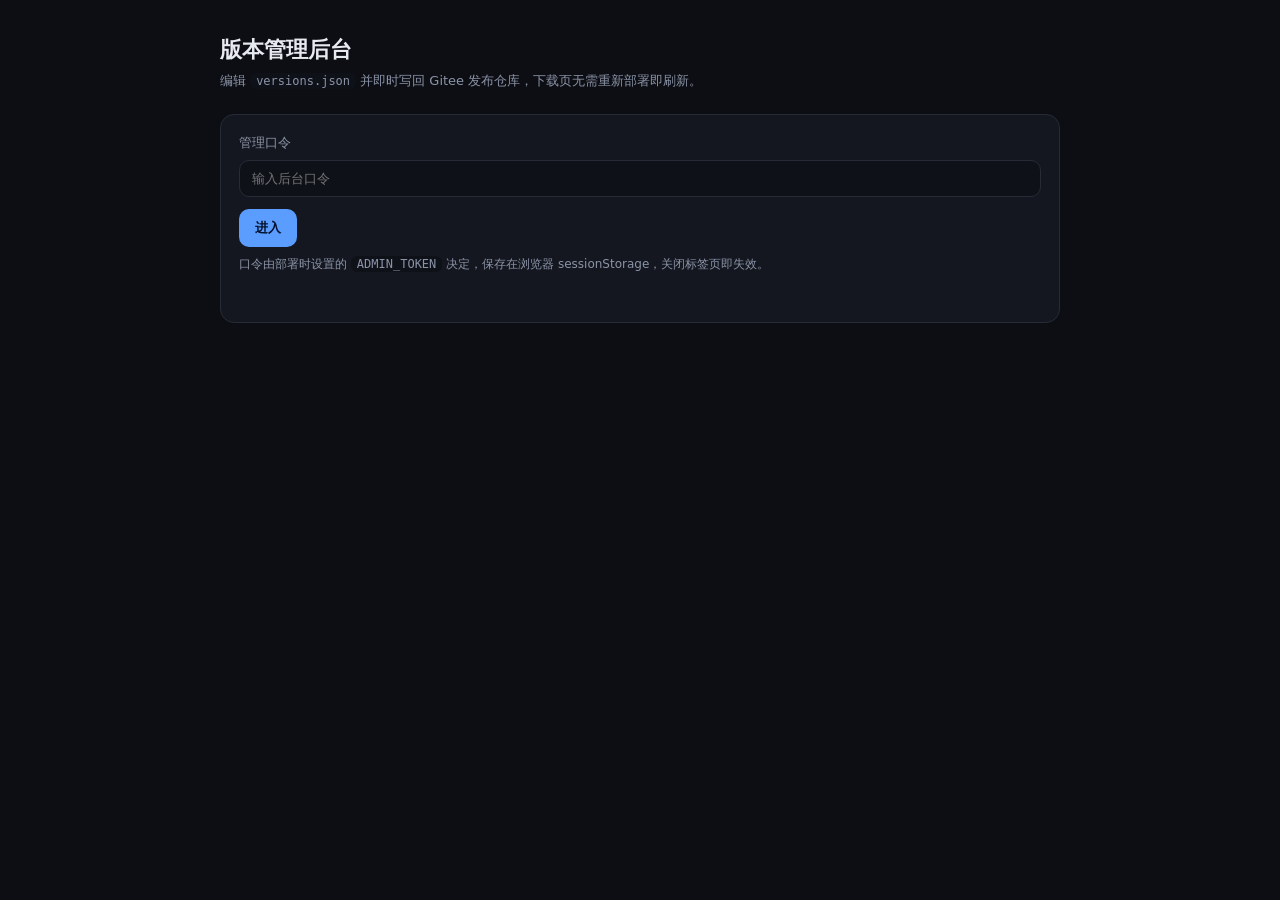
<file: admin.html>
<!DOCTYPE html>
<html lang="zh-CN">
<head>
  <meta charset="UTF-8" />
  <meta name="viewport" content="width=device-width, initial-scale=1.0" />
  <title>CodeBlock Mod · 版本管理后台</title>
  <style>
    :root { --bg:#0c0e13; --card:#14171f; --line:#262b36; --txt:#e7eaf0; --mut:#8b93a7; --pri:#5b9dff; --ok:#3ecf8e; --err:#ff6b6b; }
    * { box-sizing: border-box; }
    body { margin:0; font-family: "Outfit", system-ui, -apple-system, "PingFang SC", "Microsoft YaHei", sans-serif; background:var(--bg); color:var(--txt); line-height:1.6; }
    .wrap { max-width: 880px; margin: 0 auto; padding: 32px 20px 64px; }
    h1 { font-size: 22px; margin: 0 0 4px; }
    .sub { color: var(--mut); font-size: 13px; margin: 0 0 22px; }
    .card { background:var(--card); border:1px solid var(--line); border-radius:14px; padding:18px; margin-bottom:18px; }
    label { display:block; font-size:13px; color:var(--mut); margin-bottom:6px; }
    input[type=password], textarea { width:100%; background:#0e1118; border:1px solid var(--line); color:var(--txt); border-radius:10px; padding:10px 12px; font-size:13px; font-family:"JetBrains Mono", ui-monospace, monospace; }
    textarea { min-height: 360px; resize: vertical; line-height:1.5; }
    .row { display:flex; gap:10px; flex-wrap:wrap; }
    button { cursor:pointer; border:none; border-radius:10px; padding:10px 16px; font-size:13px; font-weight:600; background:var(--pri); color:#04122e; }
    button.ghost { background:transparent; border:1px solid var(--line); color:var(--txt); }
    button:disabled { opacity:.5; cursor:not-allowed; }
    .status { font-size:13px; margin-top:12px; min-height:18px; }
    .status.ok { color:var(--ok); }
    .status.err { color:var(--err); }
    .status.mut { color:var(--mut); }
    .hidden { display:none; }
    code { background:#0e1118; padding:1px 6px; border-radius:6px; font-size:12px; }
    .tip { font-size:12px; color:var(--mut); margin-top:8px; }
  </style>
</head>
<body>
  <div class="wrap">
    <h1>版本管理后台</h1>
    <p class="sub">编辑 <code>versions.json</code> 并即时写回 Gitee 发布仓库，下载页无需重新部署即刷新。</p>

    <!-- 登录 -->
    <div class="card" id="login">
      <label for="token">管理口令</label>
      <input type="password" id="token" placeholder="输入后台口令" autocomplete="off" />
      <div class="row" style="margin-top:12px;">
        <button id="login-btn">进入</button>
      </div>
      <p class="tip">口令由部署时设置的 <code>ADMIN_TOKEN</code> 决定，保存在浏览器 sessionStorage，关闭标签页即失效。</p>
      <div class="status mut" id="login-status"></div>
    </div>

    <!-- 编辑区 -->
    <div id="editor" class="hidden">
      <div class="card">
        <div class="row" style="justify-content:space-between; align-items:center;">
          <strong>版本清单（JSON）</strong>
          <span class="tip" id="saved-at"></span>
        </div>
        <label for="json" style="margin-top:10px;">直接编辑，或点“添加版本”插入模板：</label>
        <textarea id="json" spellcheck="false"></textarea>
        <div class="row" style="margin-top:14px;">
          <button id="add-btn" class="ghost">+ 添加版本</button>
          <button id="reload-btn" class="ghost">重新载入</button>
          <button id="save-btn">保存并写回 Gitee</button>
        </div>
        <div class="status mut" id="status">就绪</div>
        <p class="tip">结构：<code>{ current, updated, gitee, versions:[ { id, name, date, note, files:[ {label, tag, path, desc} ] } ] }</code>。<code>path</code> 可填 Gitee 直链或官网相对路径（jar 仍建议走 Gitee 链接）。</p>
      </div>
    </div>
  </div>

  <script>
    var API = "/api/versions";
    var token = sessionStorage.getItem("cb_admin_token") || "";

    var loginEl = document.getElementById("login");
    var editorEl = document.getElementById("editor");
    var tokenInput = document.getElementById("token");
    var loginBtn = document.getElementById("login-btn");
    var loginStatus = document.getElementById("login-status");
    var jsonEl = document.getElementById("json");
    var statusEl = document.getElementById("status");
    var savedAt = document.getElementById("saved-at");

    function setStatus(msg, kind) {
      statusEl.textContent = msg;
      statusEl.className = "status " + (kind || "mut");
    }

    // 已登录则直接进入
    if (token) { enter(); }

    loginBtn.addEventListener("click", function () {
      var v = tokenInput.value.trim();
      if (!v) { loginStatus.textContent = "请输入口令"; loginStatus.className = "status err"; return; }
      token = v;
      sessionStorage.setItem("cb_admin_token", token);
      enter();
    });

    function enter() {
      loginEl.classList.add("hidden");
      editorEl.classList.remove("hidden");
      reload();
    }

    function reload() {
      setStatus("正在载入…");
      fetch(API, { cache: "no-cache" })
        .then(function (r) { return r.json(); })
        .then(function (d) {
          jsonEl.value = JSON.stringify(d, null, 2);
          setStatus("已载入当前版本清单");
        })
        .catch(function (e) {
          setStatus("载入失败：" + e.message, "err");
        });
    }

    document.getElementById("reload-btn").addEventListener("click", reload);

    document.getElementById("add-btn").addEventListener("click", function () {
      var data;
      try { data = JSON.parse(jsonEl.value); } catch (e) { setStatus("当前内容不是合法 JSON，先修正再添加", "err"); return; }
      if (!Array.isArray(data.versions)) data.versions = [];
      var n = data.versions.length + 1;
      var today = new Date().toISOString().slice(0, 10);
      data.versions.push({
        id: "v" + n,
        name: "vX.Y.Z · 说明",
        date: today,
        note: "新版本说明",
        files: [
          { label: "1.21.11", tag: "官网直链 · 1.21.11", path: "assets/downloads/v" + n + "/codeblock-mod-1.21.11.jar", desc: "丢进 1.21.11 实例的 mods/。" },
          { label: "26.2", tag: "官网直链 · 26.2", path: "assets/downloads/v" + n + "/codeblock-mod-26.2.jar", desc: "丢进 26.2 实例的 mods/。" }
        ]
      });
      data.current = "v" + n;
      data.updated = today;
      jsonEl.value = JSON.stringify(data, null, 2);
      setStatus("已插入 v" + n + " 模板，改完点保存");
    });

    document.getElementById("save-btn").addEventListener("click", function () {
      var data;
      try { data = JSON.parse(jsonEl.value); } catch (e) { setStatus("JSON 格式错误，保存中止：" + e.message, "err"); return; }
      setStatus("正在写回 Gitee…");
      fetch(API, {
        method: "POST",
        headers: { "content-type": "application/json", "authorization": "Bearer " + token },
        body: JSON.stringify(data)
      })
        .then(function (r) { return r.json().then(function (j) { return { ok: r.ok, j: j }; }); })
        .then(function (res) {
          if (res.ok && res.j.ok) {
            savedAt.textContent = "最后保存：" + new Date().toLocaleString();
            setStatus("✅ 已保存并写回 Gitee，下载页稍后自动刷新", "ok");
          } else {
            setStatus("❌ 保存失败：" + (res.j.error || "unknown") + (res.j.detail ? " · " + res.j.detail : ""), "err");
          }
        })
        .catch(function (e) { setStatus("❌ 网络错误：" + e.message, "err"); });
    });
  </script>
</body>
</html>
</file>
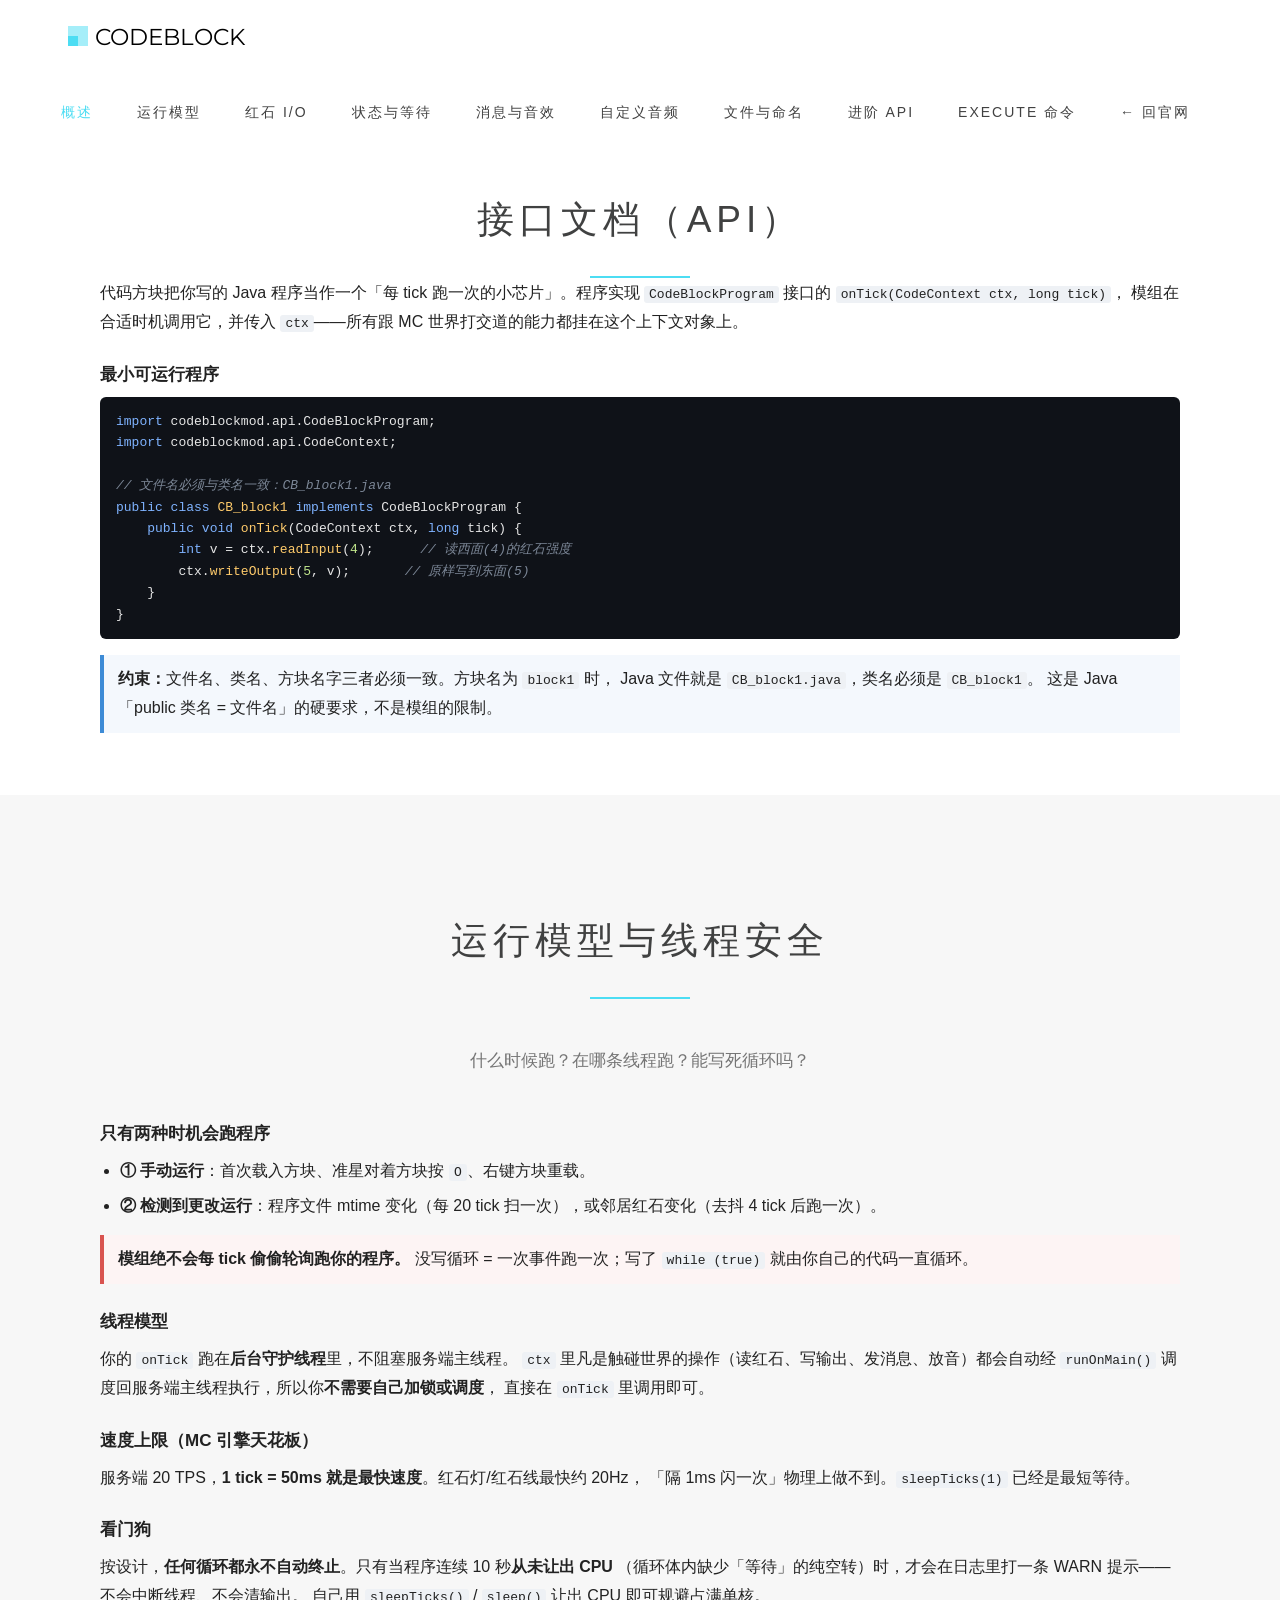
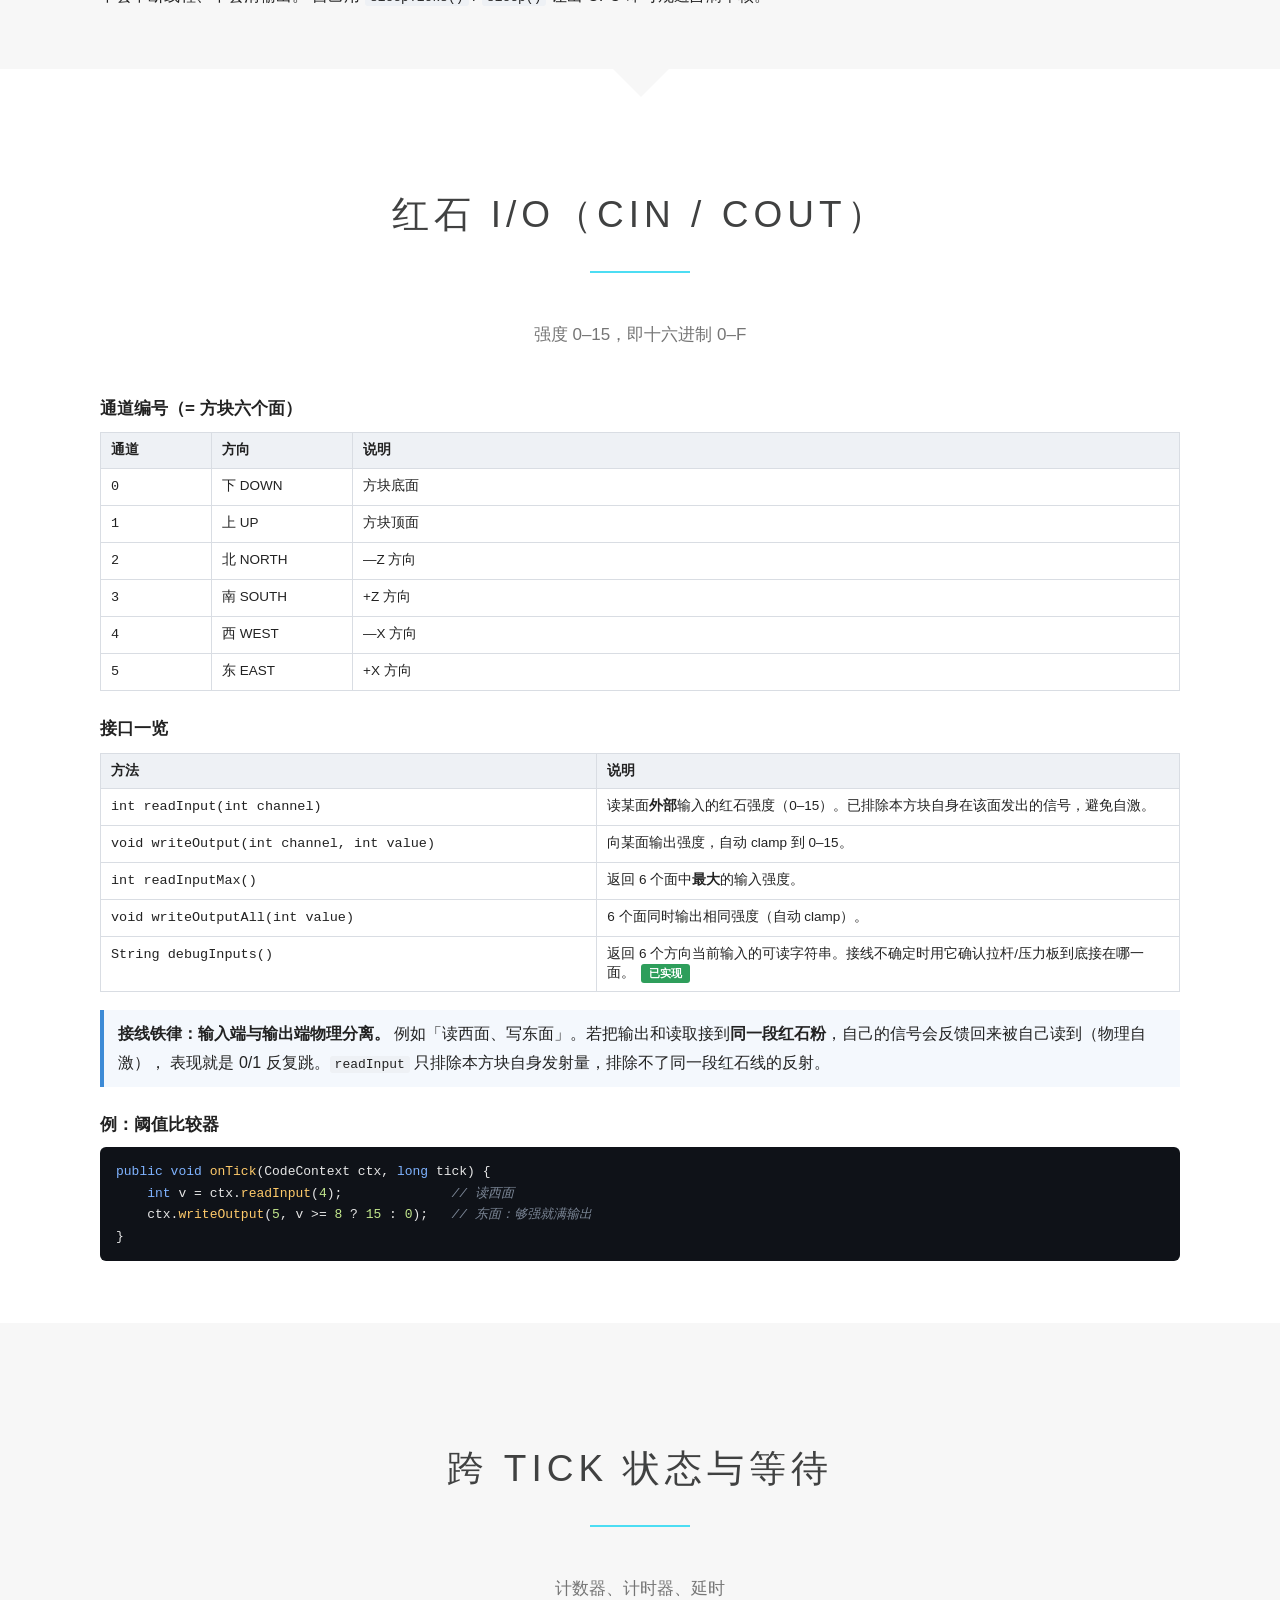
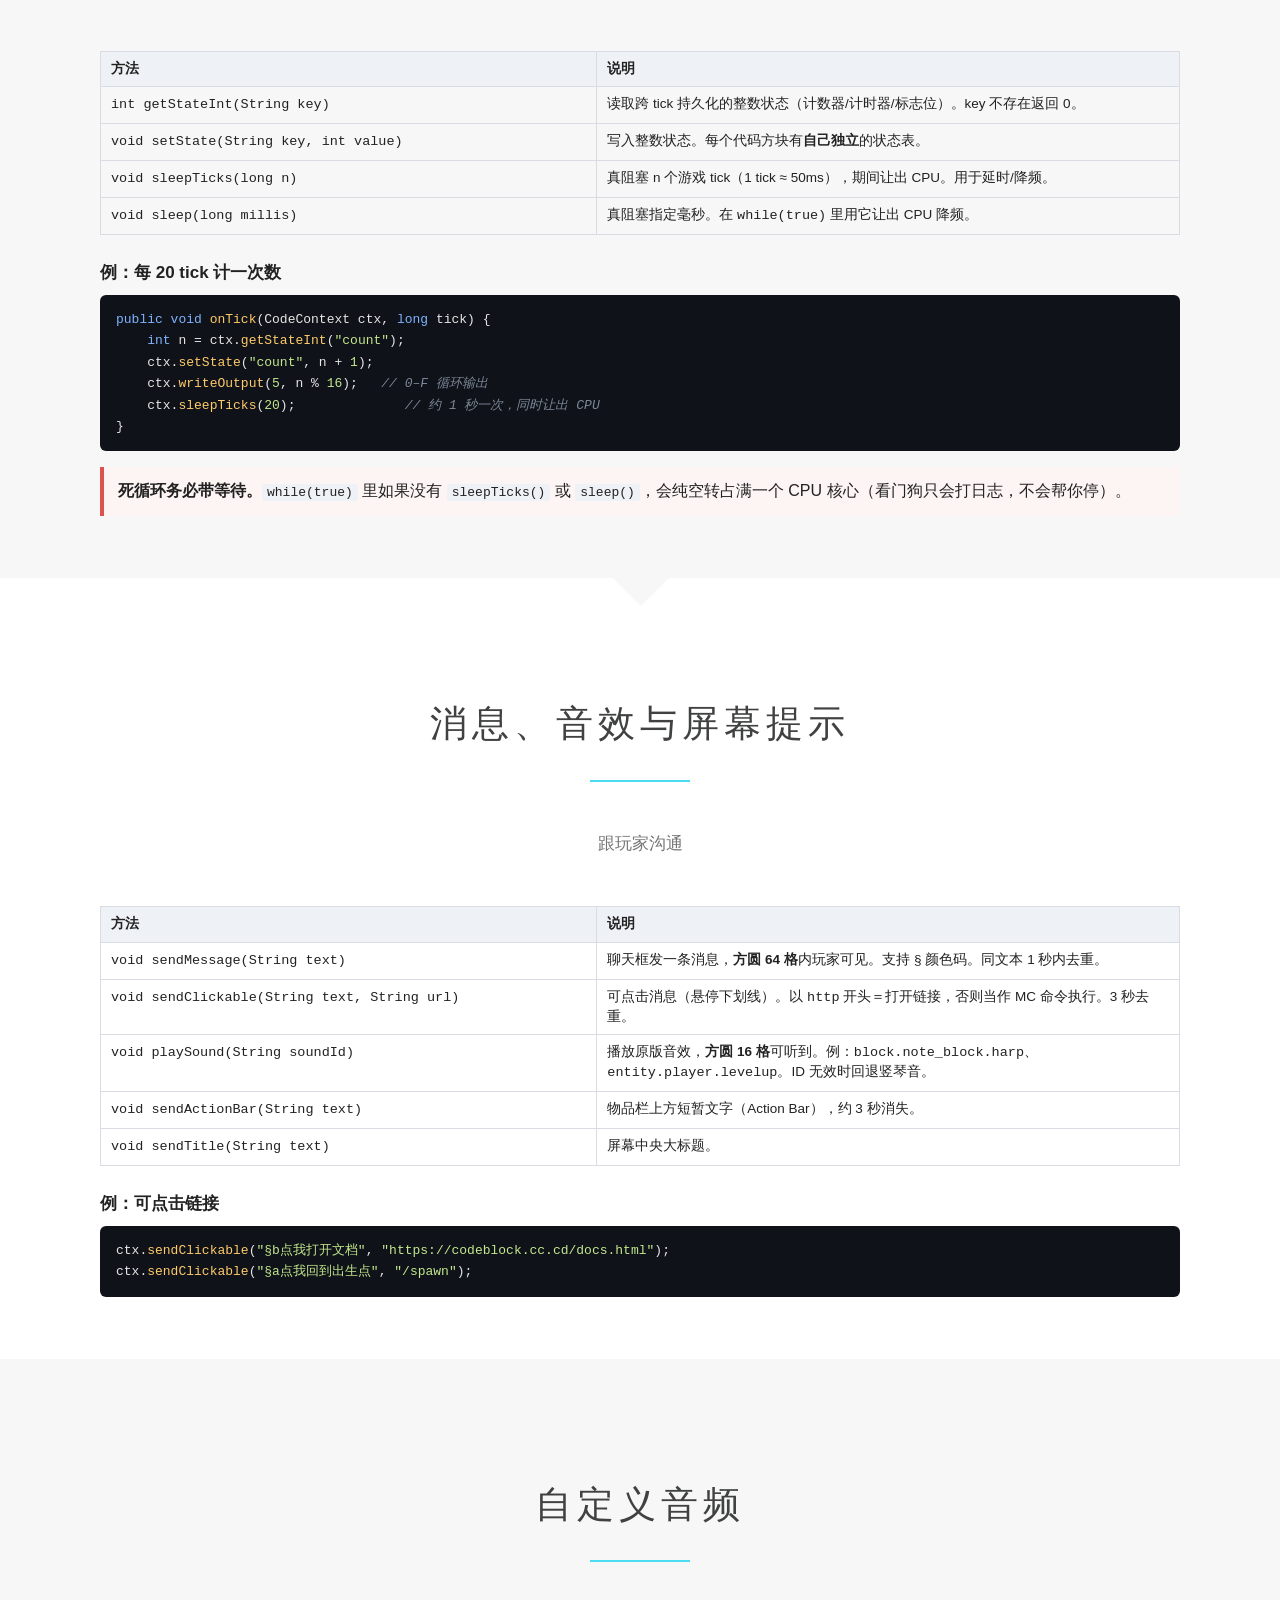
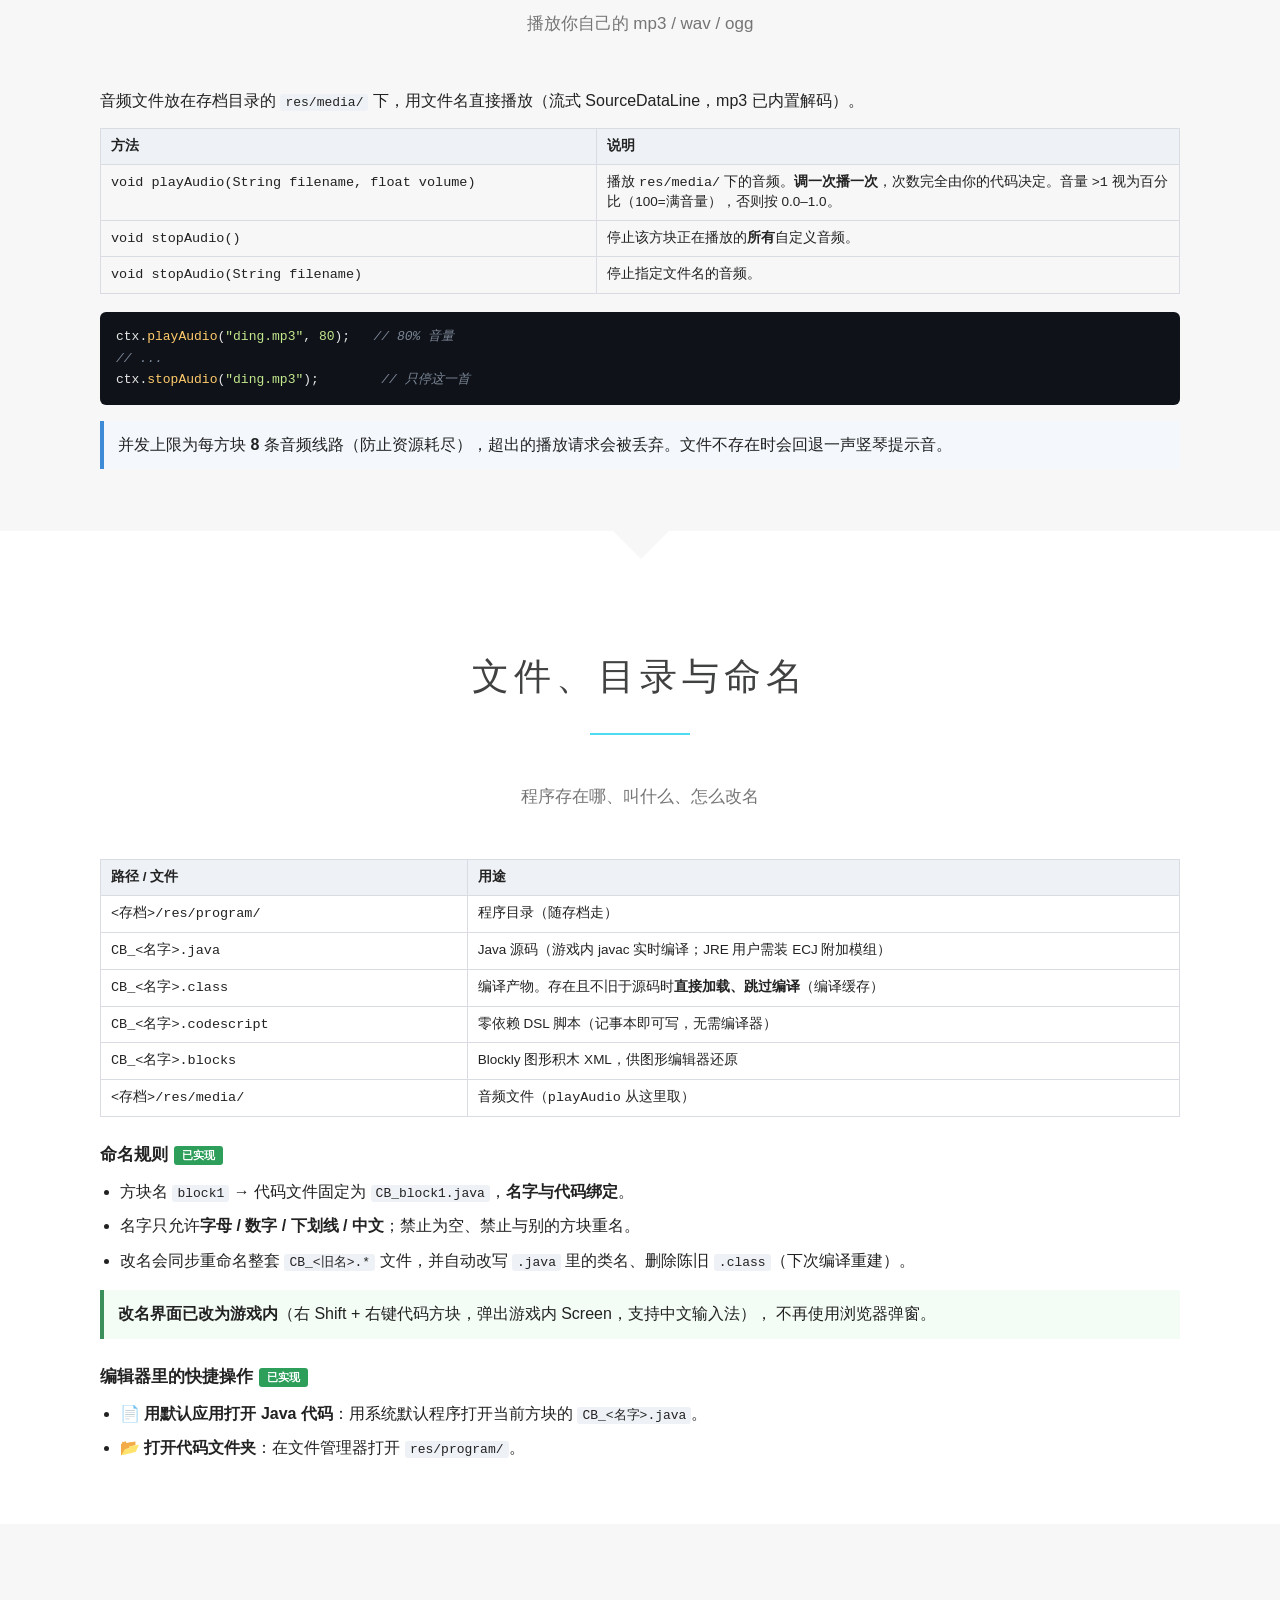
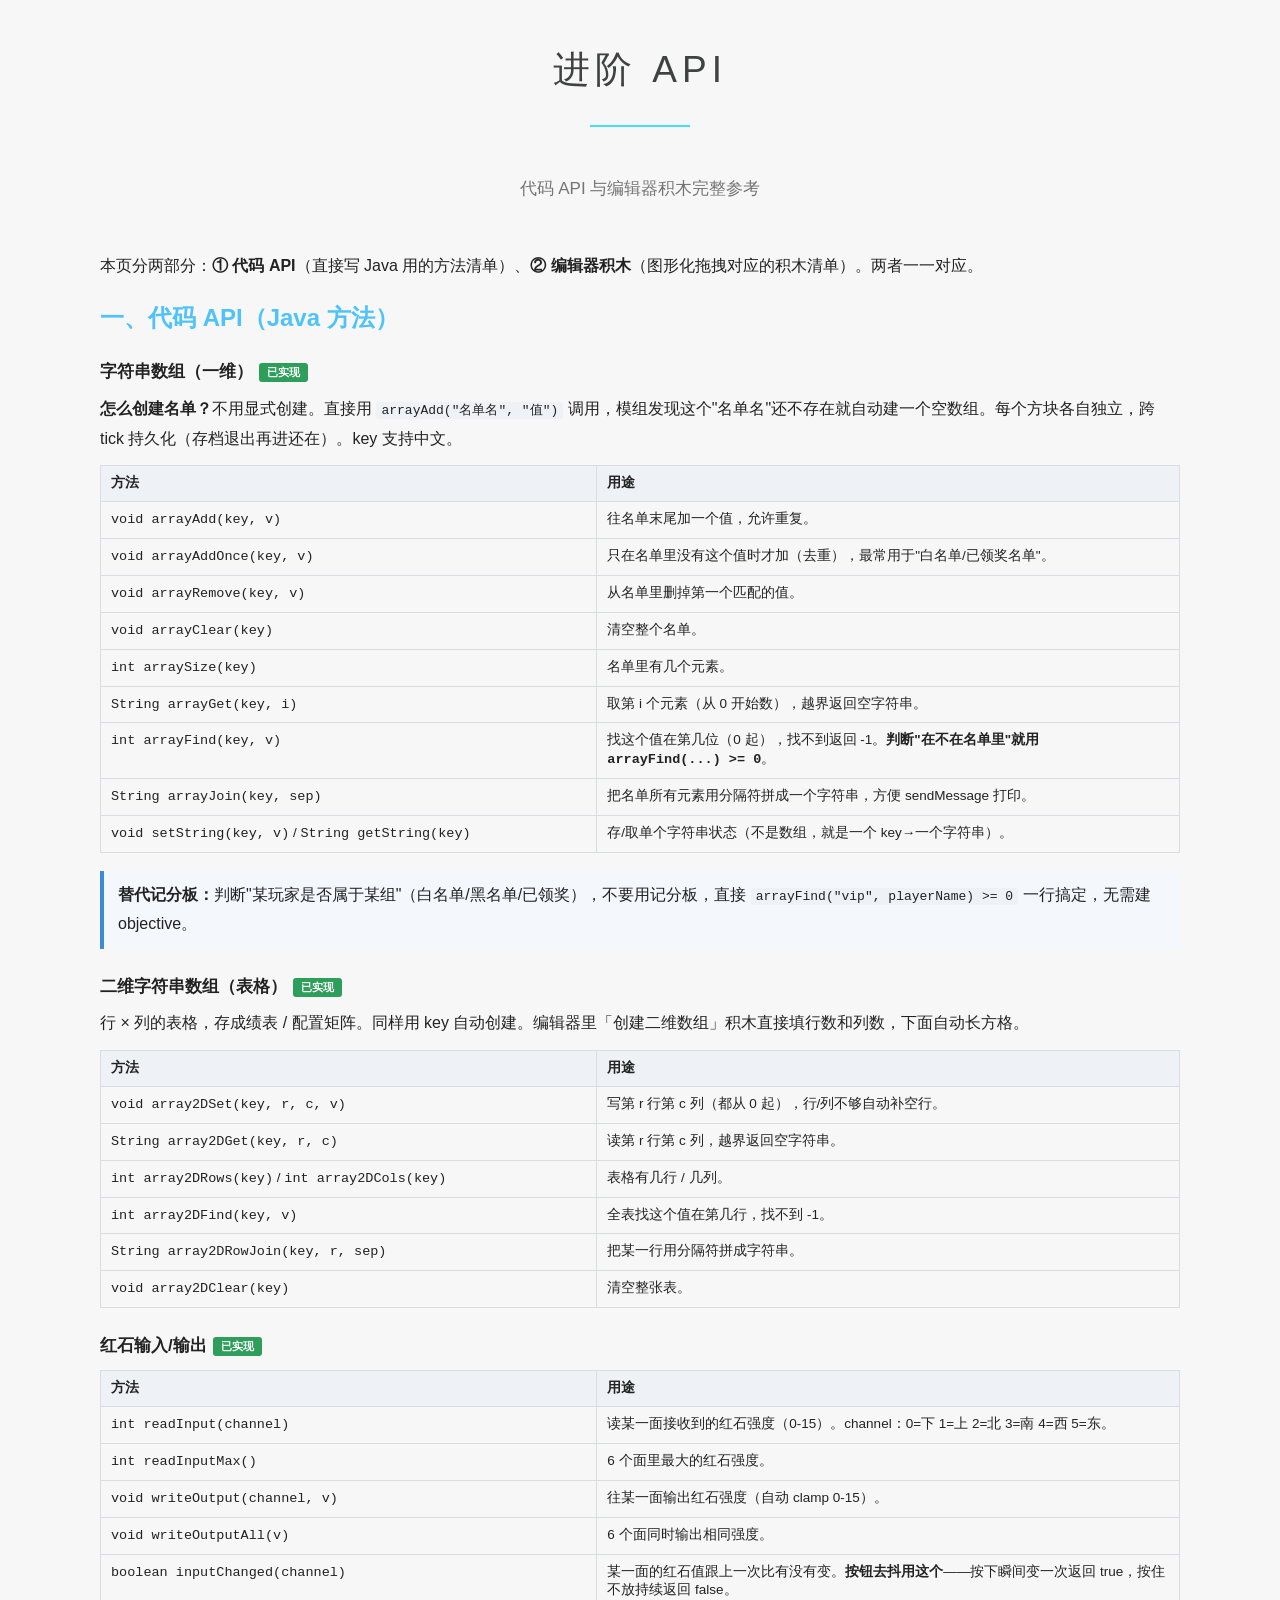
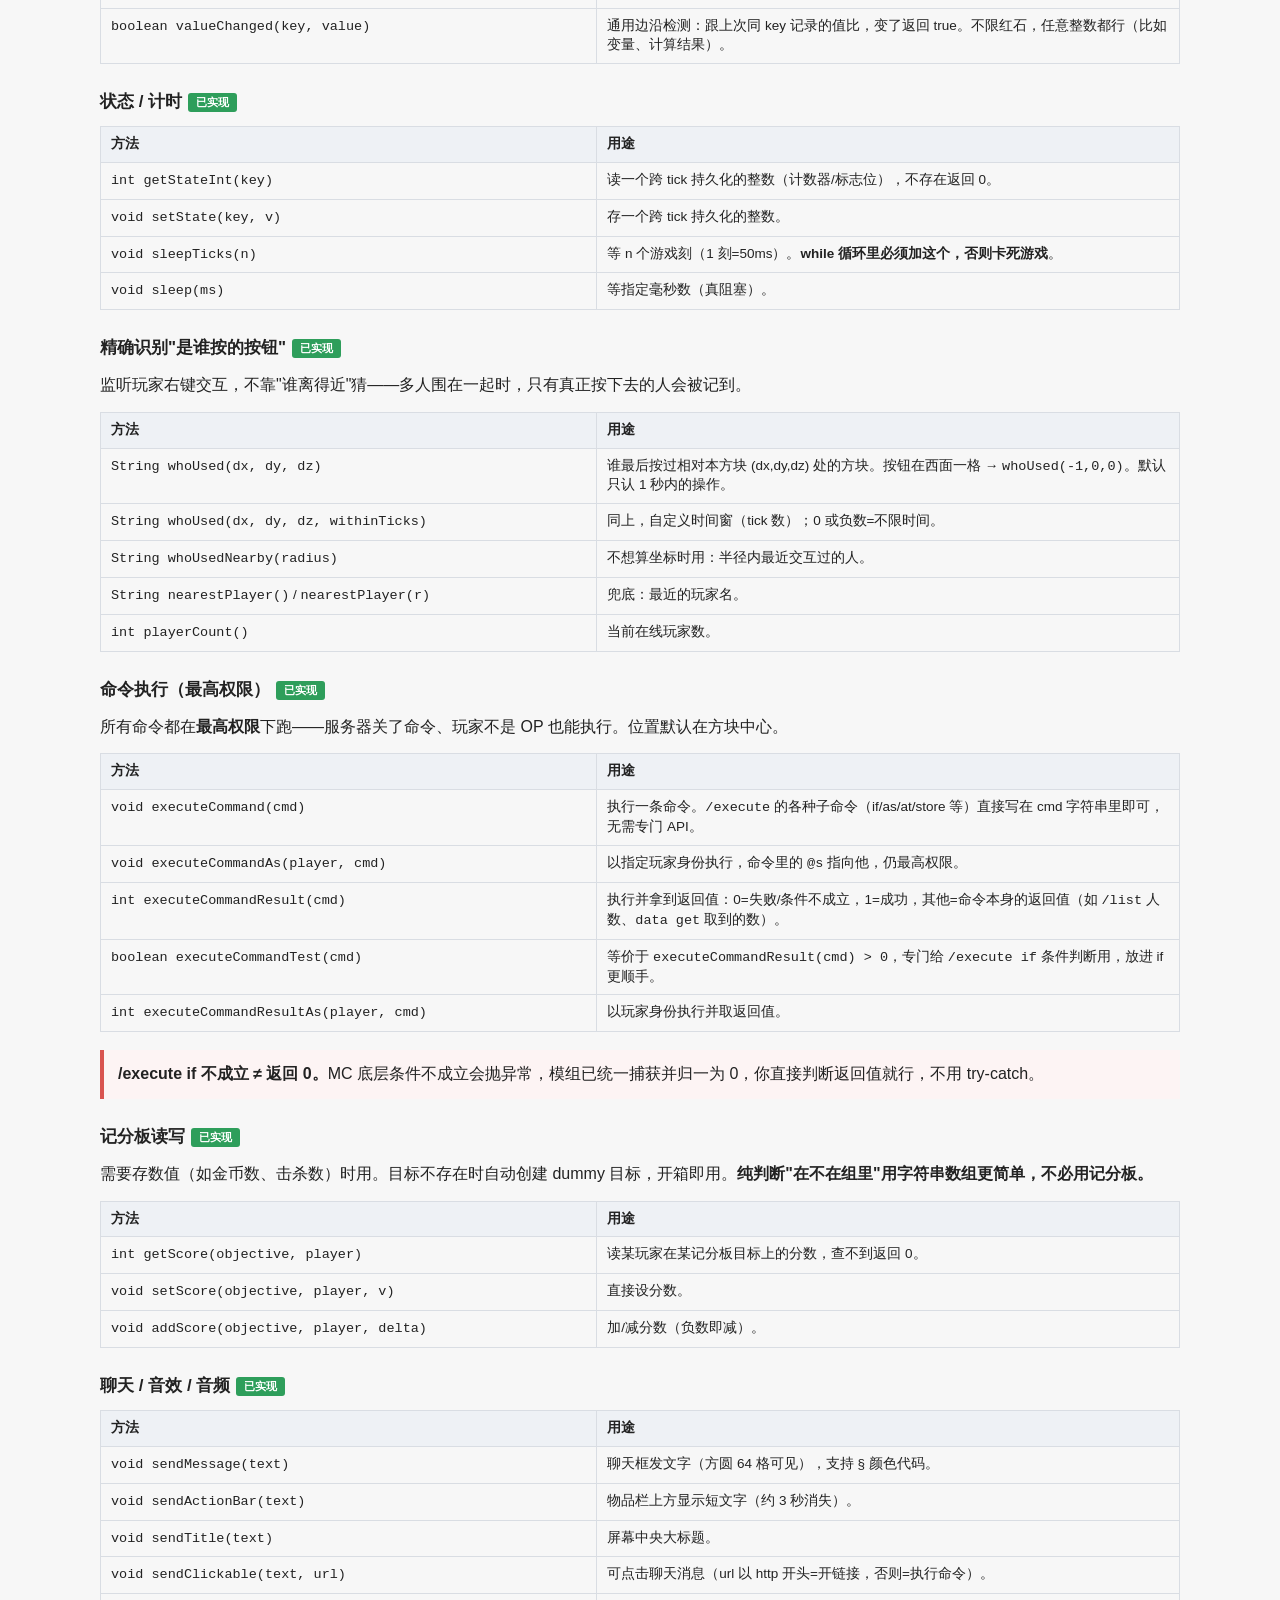
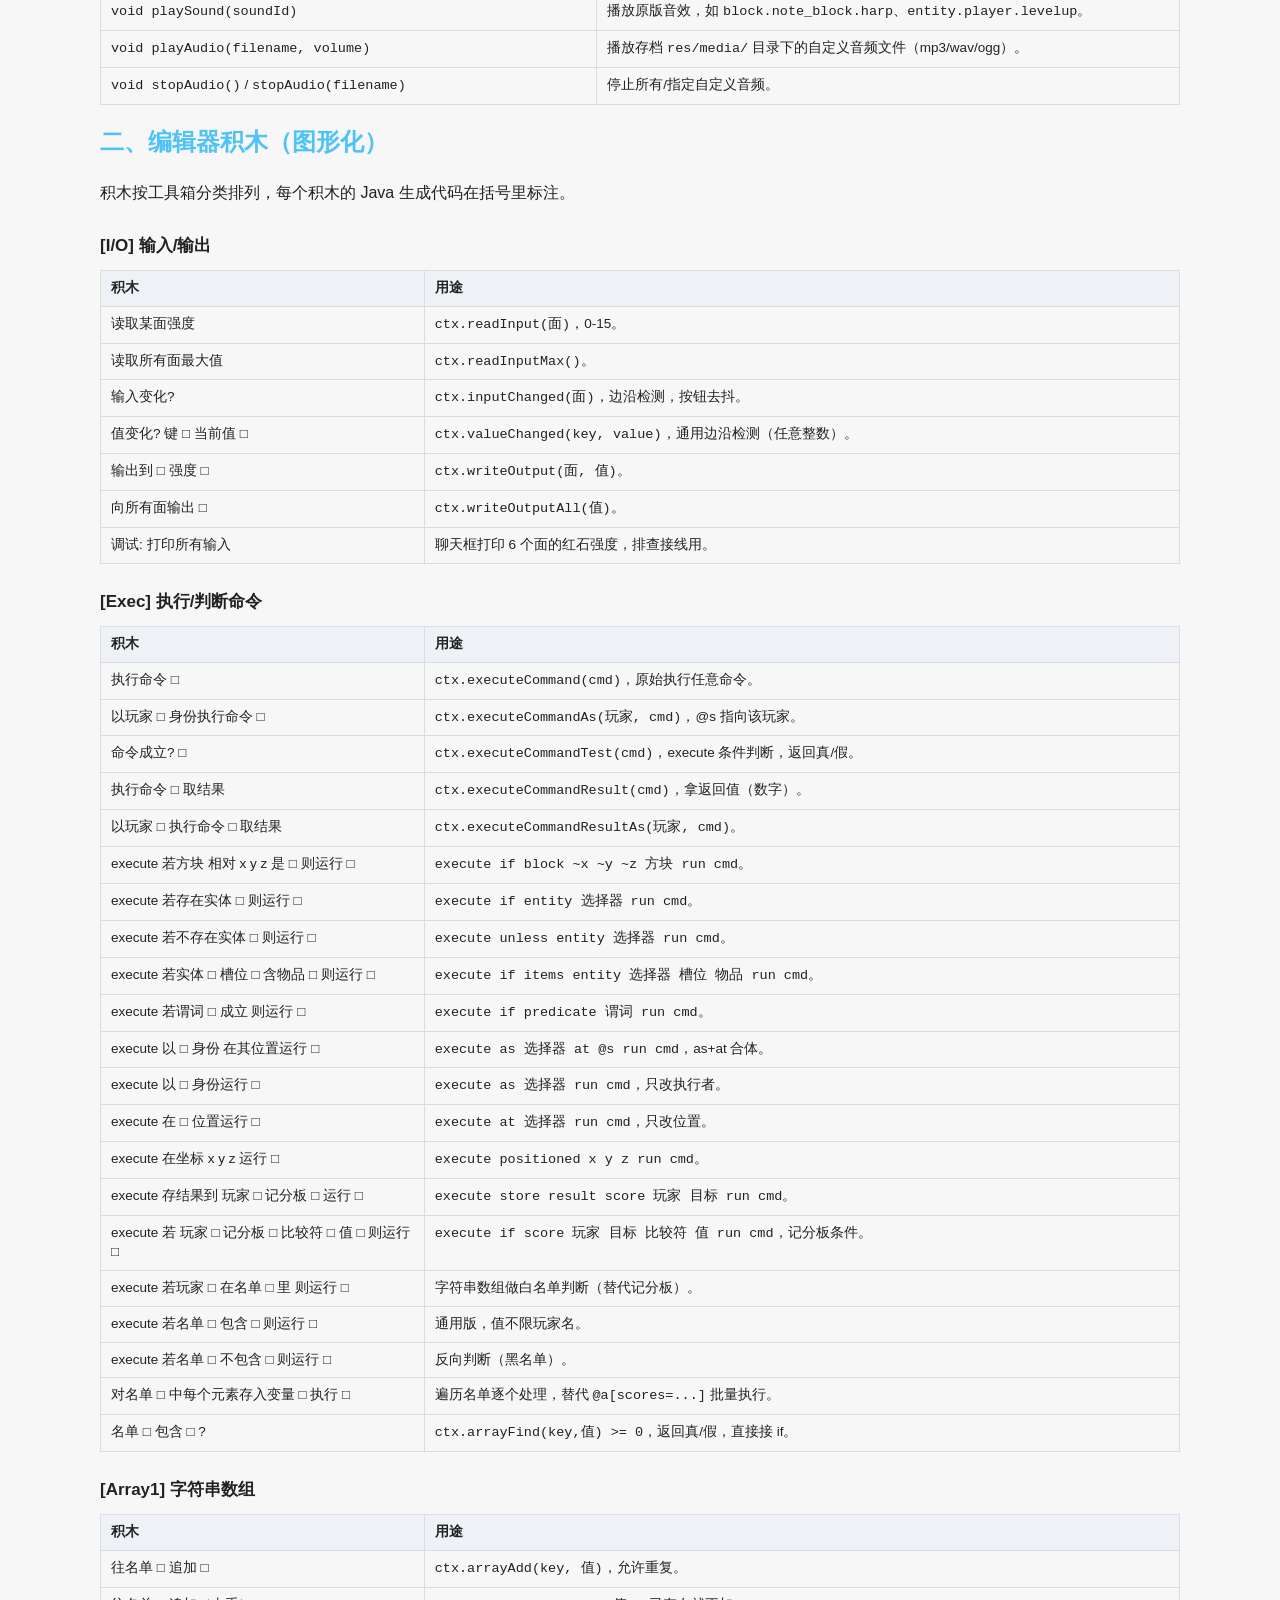
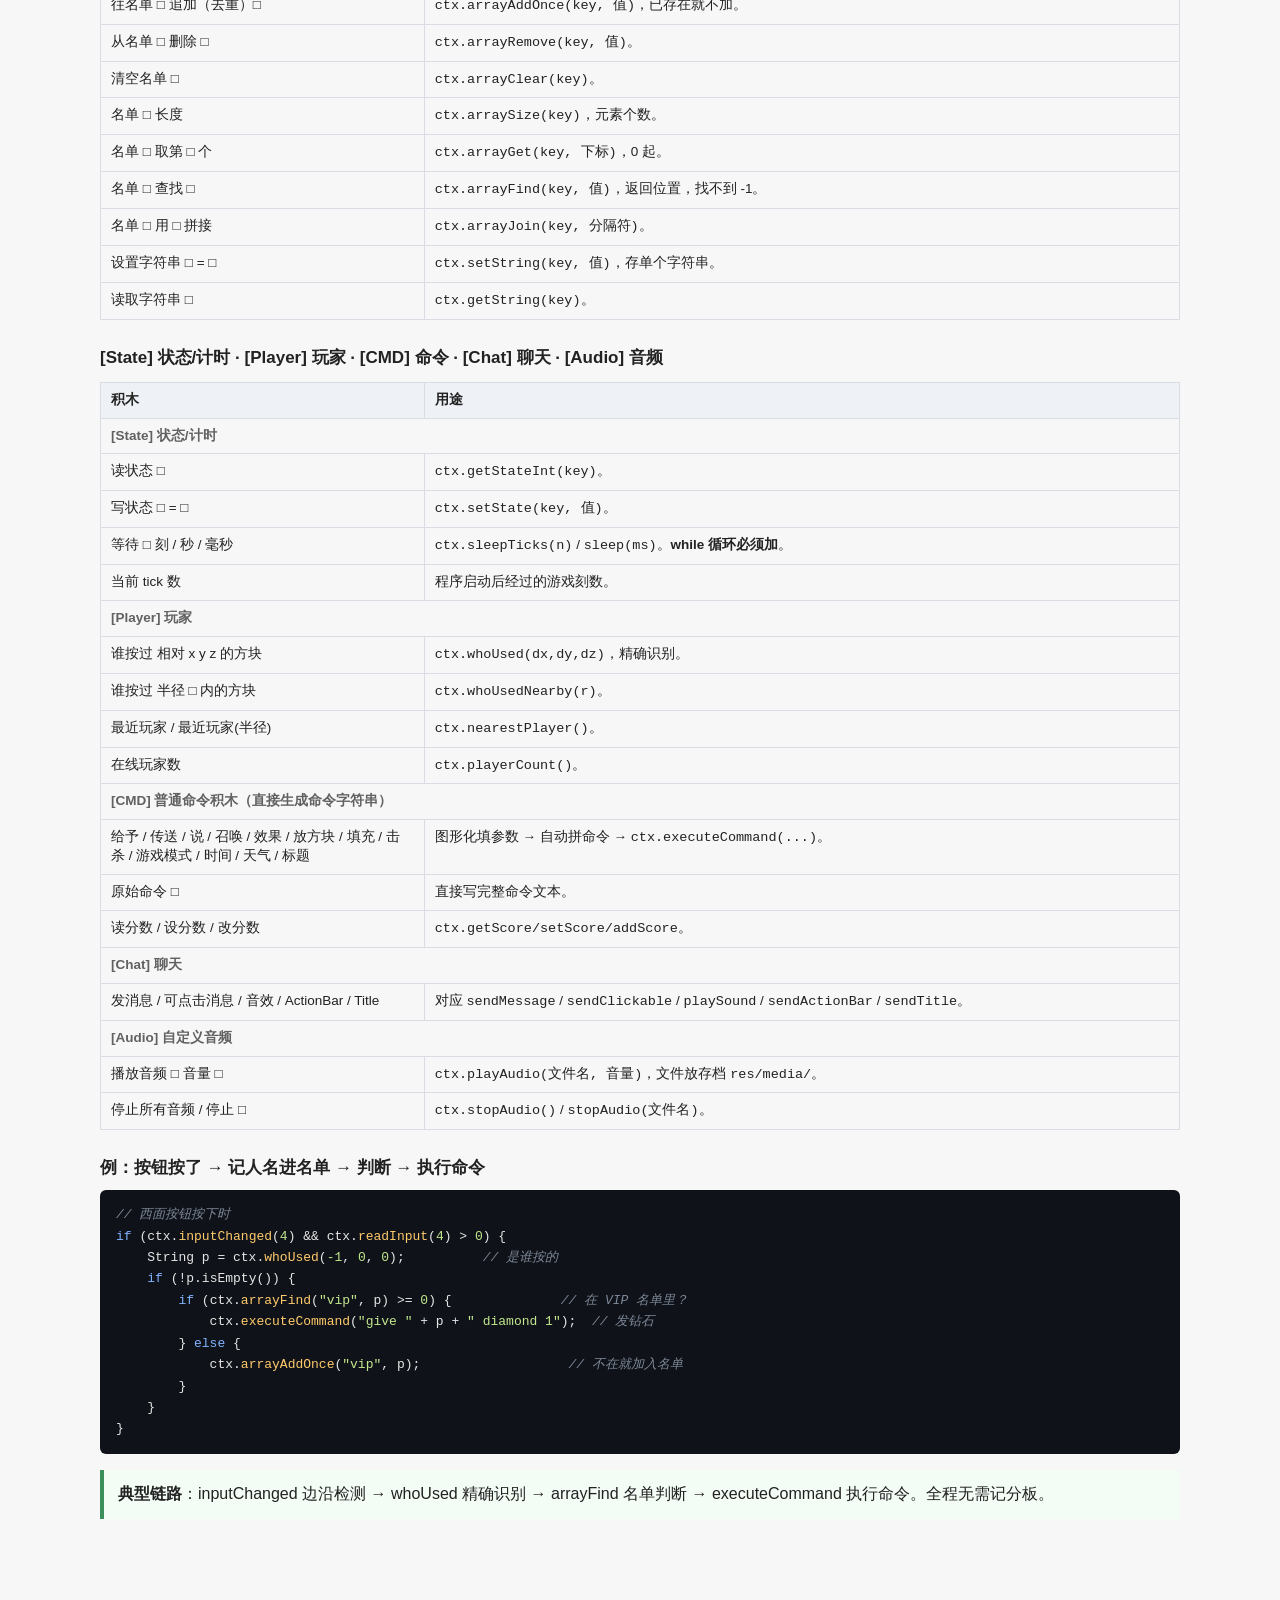
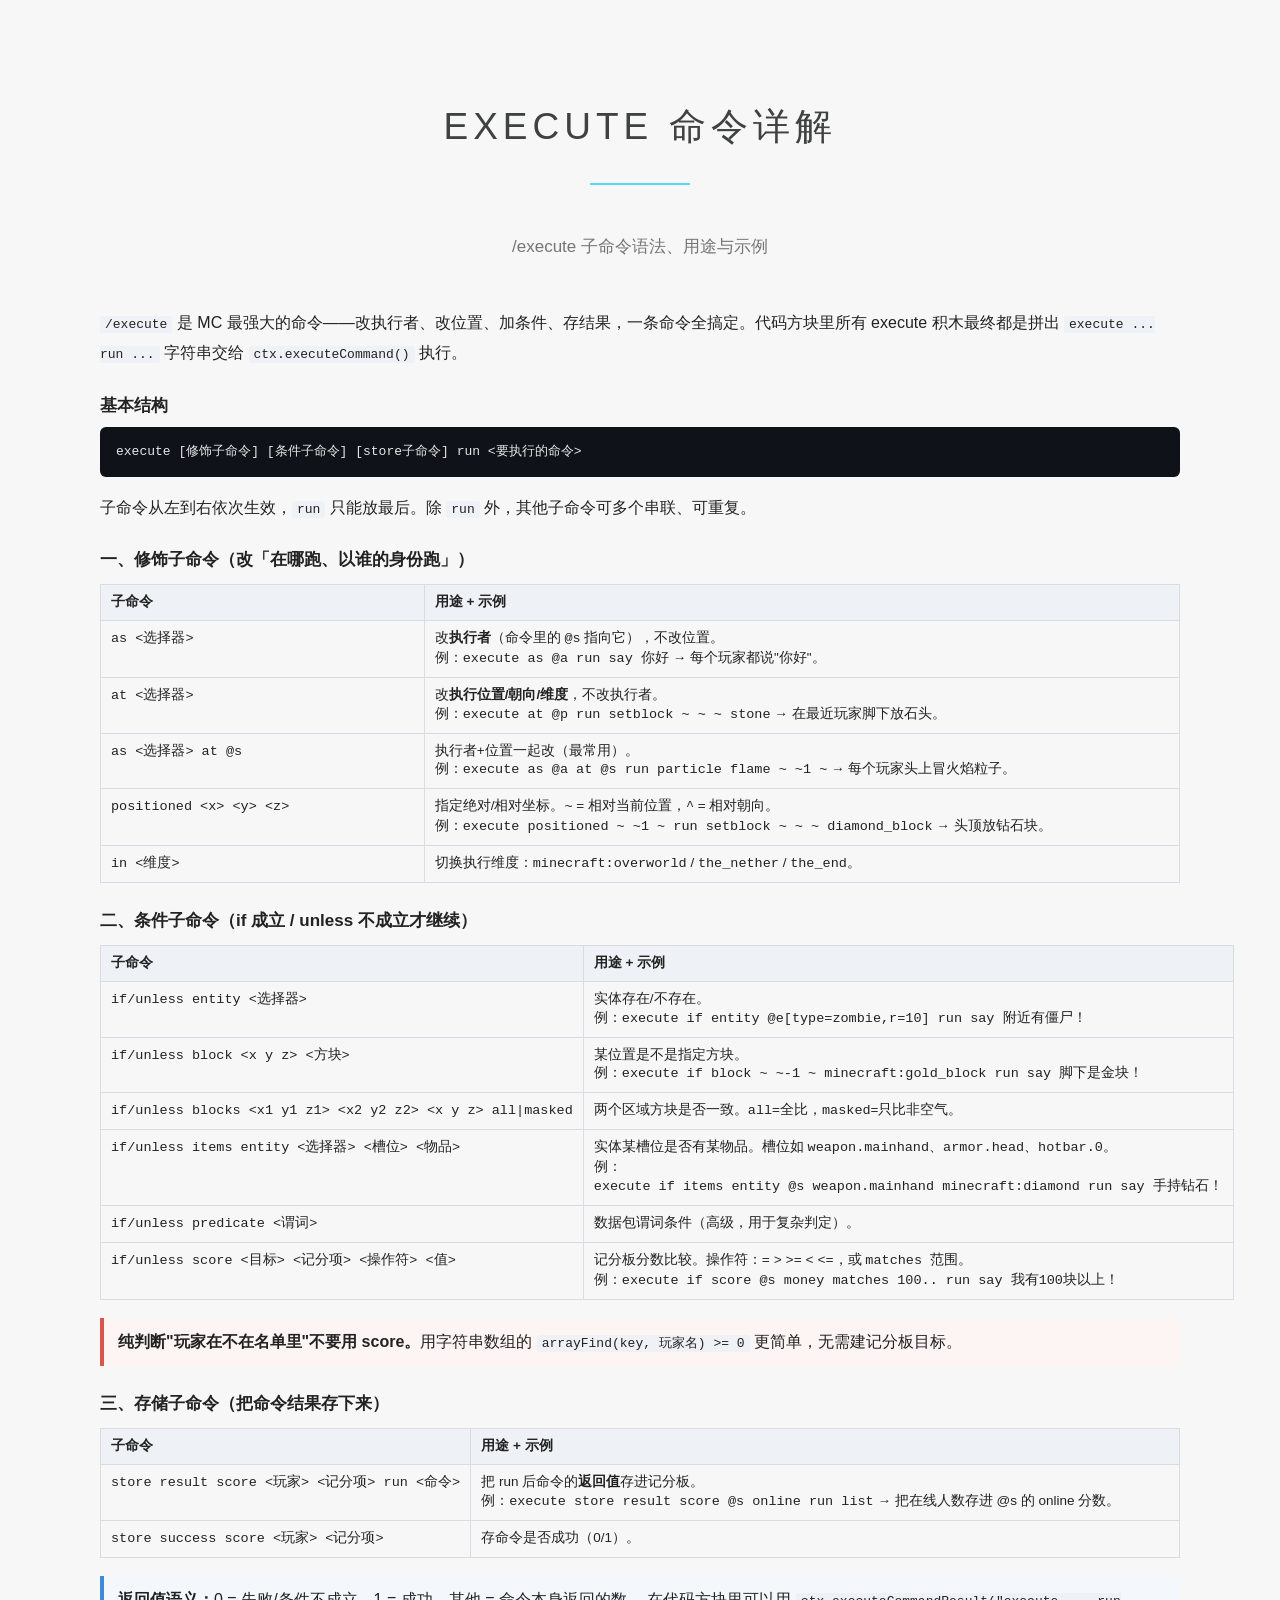
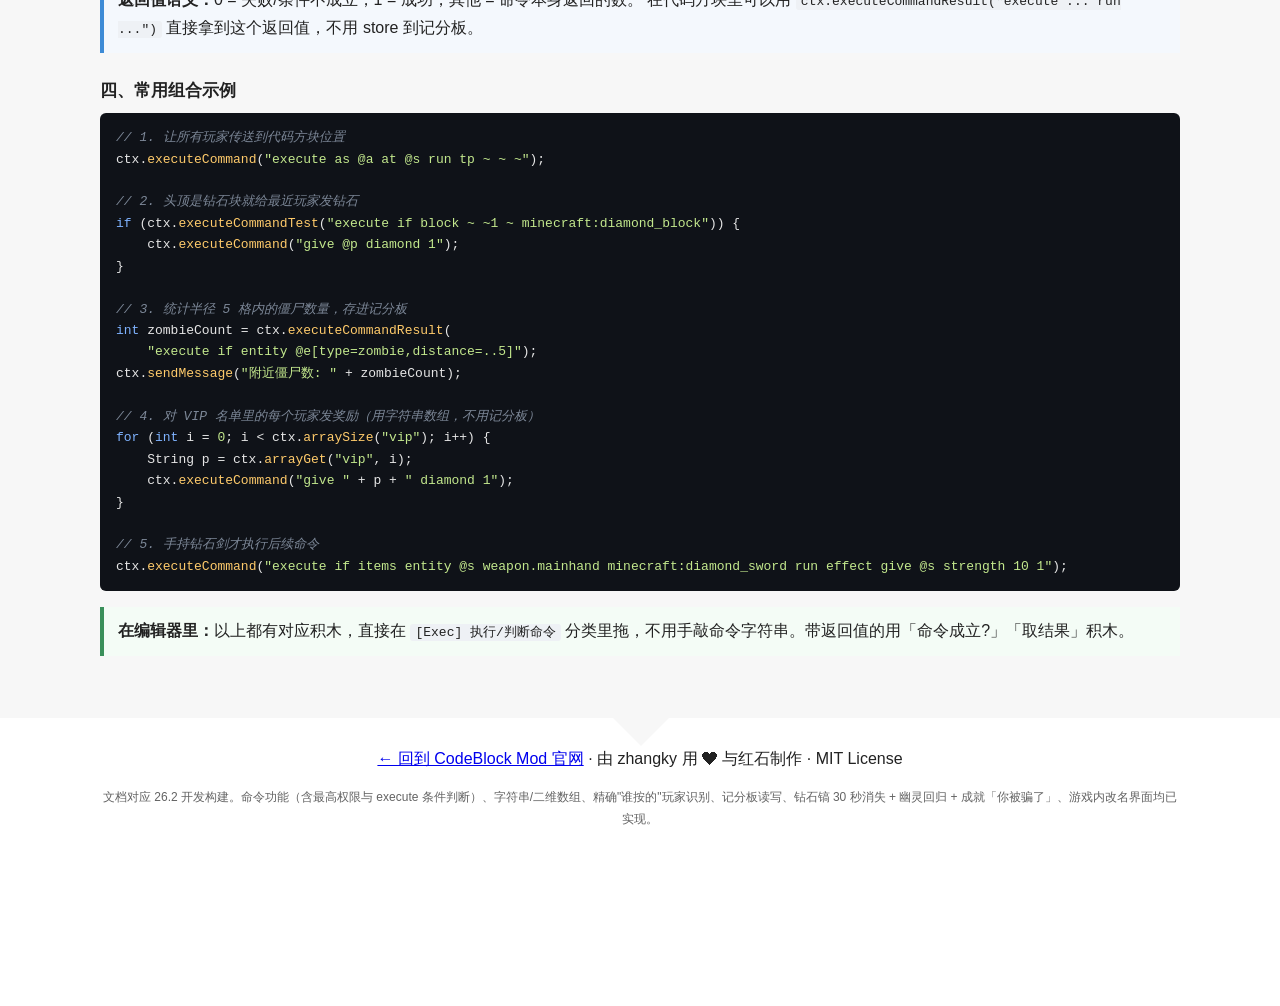
<file: docs.html>
<!DOCTYPE html>
<html class="no-js" lang="zh-CN">
<head>
  <meta charset="utf-8">
  <title>CodeBlock Mod · 接口文档（API）</title>
  <meta name="description" content="代码方块（CodeBlock Mod）编程接口文档：红石 cin/cout、状态存储、等待、聊天与音效、自定义音频、文件命名、运行模型与线程安全。" />
  <meta name="viewport" content="width=device-width">
  <meta name="author" content="zhangky" />

  <!-- 模板样式（solido OnePage 主题） -->
  <link rel="stylesheet" href="docs-assets/css/normalize.css">
  <link rel="stylesheet" href="docs-assets/css/main.css">
  <link rel="stylesheet" href="docs-assets/css/solido.css">
  <link rel="stylesheet" href="docs-assets/css/responsive.css">
  <link rel="stylesheet" href="docs-assets/css/color/blue.css">

  <!-- 文档页专用补充样式 -->
  <style>
    body { -webkit-font-smoothing: antialiased; }
    .doc-wrap { max-width: 1080px; margin: 0 auto; padding: 0 20px; }
    header.header { position: fixed; top: 0; left: 0; right: 0; z-index: 60; }
    body { padding-top: 74px; }

    .tag { display:inline-block; font-size:11px; line-height:1; padding:4px 8px; border-radius:3px; vertical-align:middle; margin-left:6px; font-weight:700; }
    .tag--ok   { background:#2e9e5b; color:#fff; }
    .tag--plan { background:#8a8f98; color:#fff; }
    .tag--chg  { background:#c9802a; color:#fff; }

    h3.api-h { margin: 26px 0 10px; font-size: 17px; }
    h3.api-h:first-child { margin-top: 10px; }
    p.doc-p { line-height: 1.85; margin: 0 0 12px; }
    ul.doc-ul { line-height: 1.9; margin: 0 0 14px 20px; padding: 0; }
    ul.doc-ul li { margin-bottom: 4px; }

    .api-table { width:100%; border-collapse:collapse; margin: 12px 0 18px; font-size:13.5px; }
    .api-table th, .api-table td { border:1px solid #d9dde3; padding:8px 10px; text-align:left; vertical-align:top; }
    .api-table th { background:#eef1f5; font-weight:700; }
    .api-table td code { white-space: nowrap; }

    pre.code { background:#0f1218; color:#e6e6e6; border-radius:6px; padding:14px 16px; overflow:auto; font-size:13px; line-height:1.65; margin: 0 0 16px; }
    pre.code code { font-family: Consolas, "Courier New", monospace; white-space: pre; }
    code.inl { background:#eef1f5; border-radius:3px; padding:1px 5px; font-family: Consolas, "Courier New", monospace; font-size: 13px; }

    .note { border-left:4px solid #3d8bd6; background:#f4f8fd; padding:10px 14px; margin:0 0 16px; line-height:1.8; }
    .note--warn { border-left-color:#d9534f; background:#fdf4f4; }
    .note--ok { border-left-color:#3a8f5a; background:#f4fcf6; }
    .note strong { color:#222; }
    article.content { padding-bottom: 46px; }
    .k { color:#7fb3ff; }
    .s { color:#c3e88d; }
    .c { color:#7c8797; font-style:italic; }
    .f { color:#ffcb6b; }
  </style>
</head>
<body>

  <header class="header">
    <div class="logo"><span><span></span></span>CodeBlock</div>
    <nav class="menu">
      <ul id="nav">
        <li class="current"><a href="#sec-overview">概述</a></li>
        <li><a href="#sec-model">运行模型</a></li>
        <li><a href="#sec-redstone">红石 I/O</a></li>
        <li><a href="#sec-state">状态与等待</a></li>
        <li><a href="#sec-msg">消息与音效</a></li>
        <li><a href="#sec-audio">自定义音频</a></li>
      <li><a href="#sec-files">文件与命名</a></li>
      <li><a href="#sec-advanced">进阶 API</a></li>
      <li><a href="#sec-execute">execute 命令</a></li>
      <li><a href="index.html">← 回官网</a></li>
      </ul>
    </nav>
  </header>

  <!-- ============ 概述 ============ -->
  <article id="sec-overview" class="content menu-top">
    <div class="doc-wrap">
      <header class="title one">接口文档（API）</header>
      <div class="spacer"></div>
      

      <p class="doc-p">
        代码方块把你写的 Java 程序当作一个「每 tick 跑一次的小芯片」。程序实现
        <code class="inl">CodeBlockProgram</code> 接口的 <code class="inl">onTick(CodeContext ctx, long tick)</code>，
        模组在合适时机调用它，并传入 <code class="inl">ctx</code>——所有跟 MC 世界打交道的能力都挂在这个上下文对象上。
      </p>

      <h3 class="api-h">最小可运行程序</h3>
      <pre class="code"><code><span class="k">import</span> codeblockmod.api.CodeBlockProgram;
<span class="k">import</span> codeblockmod.api.CodeContext;

<span class="c">// 文件名必须与类名一致：CB_block1.java</span>
<span class="k">public class</span> <span class="f">CB_block1</span> <span class="k">implements</span> CodeBlockProgram {
    <span class="k">public void</span> <span class="f">onTick</span>(CodeContext ctx, <span class="k">long</span> tick) {
        <span class="k">int</span> v = ctx.<span class="f">readInput</span>(<span class="s">4</span>);      <span class="c">// 读西面(4)的红石强度</span>
        ctx.<span class="f">writeOutput</span>(<span class="s">5</span>, v);       <span class="c">// 原样写到东面(5)</span>
    }
}</code></pre>

      <div class="note">
        <strong>约束：</strong>文件名、类名、方块名字三者必须一致。方块名为 <code class="inl">block1</code> 时，
        Java 文件就是 <code class="inl">CB_block1.java</code>，类名必须是 <code class="inl">CB_block1</code>。
        这是 Java「public 类名 = 文件名」的硬要求，不是模组的限制。
      </div>
    </div>
  </article>

  <!-- ============ 运行模型 ============ -->
  <article id="sec-model" class="content menu-top dark">
    <div class="doc-wrap">
      <header class="title one">运行模型与线程安全</header>
      <div class="spacer"></div>
      <div class="title two">什么时候跑？在哪条线程跑？能写死循环吗？</div>

      <h3 class="api-h">只有两种时机会跑程序</h3>
      <ul class="doc-ul">
        <li><strong>① 手动运行</strong>：首次载入方块、准星对着方块按 <code class="inl">O</code>、右键方块重载。</li>
        <li><strong>② 检测到更改运行</strong>：程序文件 mtime 变化（每 20 tick 扫一次），或邻居红石变化（去抖 4 tick 后跑一次）。</li>
      </ul>
      <div class="note note--warn">
        <strong>模组绝不会每 tick 偷偷轮询跑你的程序。</strong>
        没写循环 = 一次事件跑一次；写了 <code class="inl">while (true)</code> 就由你自己的代码一直循环。
      </div>

      <h3 class="api-h">线程模型</h3>
      <p class="doc-p">
        你的 <code class="inl">onTick</code> 跑在<strong>后台守护线程</strong>里，不阻塞服务端主线程。
        <code class="inl">ctx</code> 里凡是触碰世界的操作（读红石、写输出、发消息、放音）都会自动经
        <code class="inl">runOnMain()</code> 调度回服务端主线程执行，所以你<strong>不需要自己加锁或调度</strong>，
        直接在 <code class="inl">onTick</code> 里调用即可。
      </p>

      <h3 class="api-h">速度上限（MC 引擎天花板）</h3>
      <p class="doc-p">
        服务端 20 TPS，<strong>1 tick = 50ms 就是最快速度</strong>。红石灯/红石线最快约 20Hz，
        「隔 1ms 闪一次」物理上做不到。<code class="inl">sleepTicks(1)</code> 已经是最短等待。
      </p>

      <h3 class="api-h">看门狗</h3>
      <p class="doc-p">
        按设计，<strong>任何循环都永不自动终止</strong>。只有当程序连续 10 秒<strong>从未让出 CPU</strong>
        （循环体内缺少「等待」的纯空转）时，才会在日志里打一条 WARN 提示——不会中断线程、不会清输出。
        自己用 <code class="inl">sleepTicks()</code> / <code class="inl">sleep()</code> 让出 CPU 即可规避占满单核。
      </p>
    </div>
  </article>

  <!-- ============ 红石 I/O ============ -->
  <article id="sec-redstone" class="content menu-top">
    <div class="doc-wrap">
      <header class="title one">红石 I/O（cin / cout）</header>
      <div class="spacer"></div>
      <div class="title two">强度 0–15，即十六进制 0–F</div>

      <h3 class="api-h">通道编号（= 方块六个面）</h3>
      <table class="api-table">
        <thead><tr><th style="width:90px">通道</th><th style="width:120px">方向</th><th>说明</th></tr></thead>
        <tbody>
          <tr><td><code>0</code></td><td>下 DOWN</td><td>方块底面</td></tr>
          <tr><td><code>1</code></td><td>上 UP</td><td>方块顶面</td></tr>
          <tr><td><code>2</code></td><td>北 NORTH</td><td>—Z 方向</td></tr>
          <tr><td><code>3</code></td><td>南 SOUTH</td><td>+Z 方向</td></tr>
          <tr><td><code>4</code></td><td>西 WEST</td><td>—X 方向</td></tr>
          <tr><td><code>5</code></td><td>东 EAST</td><td>+X 方向</td></tr>
        </tbody>
      </table>

      <h3 class="api-h">接口一览</h3>
      <table class="api-table">
        <thead><tr><th style="width:46%">方法</th><th>说明</th></tr></thead>
        <tbody>
          <tr><td><code>int readInput(int channel)</code></td><td>读某面<strong>外部</strong>输入的红石强度（0–15）。已排除本方块自身在该面发出的信号，避免自激。</td></tr>
          <tr><td><code>void writeOutput(int channel, int value)</code></td><td>向某面输出强度，自动 clamp 到 0–15。</td></tr>
          <tr><td><code>int readInputMax()</code></td><td>返回 6 个面中<strong>最大</strong>的输入强度。</td></tr>
          <tr><td><code>void writeOutputAll(int value)</code></td><td>6 个面同时输出相同强度（自动 clamp）。</td></tr>
          <tr><td><code>String debugInputs()</code></td><td>返回 6 个方向当前输入的可读字符串。接线不确定时用它确认拉杆/压力板到底接在哪一面。<span class="tag tag--ok">已实现</span></td></tr>
        </tbody>
      </table>

      <div class="note">
        <strong>接线铁律：输入端与输出端物理分离。</strong>
        例如「读西面、写东面」。若把输出和读取接到<strong>同一段红石粉</strong>，自己的信号会反馈回来被自己读到（物理自激），
        表现就是 0/1 反复跳。<code class="inl">readInput</code> 只排除本方块自身发射量，排除不了同一段红石线的反射。
      </div>

      <h3 class="api-h">例：阈值比较器</h3>
      <pre class="code"><code><span class="k">public void</span> <span class="f">onTick</span>(CodeContext ctx, <span class="k">long</span> tick) {
    <span class="k">int</span> v = ctx.<span class="f">readInput</span>(<span class="s">4</span>);              <span class="c">// 读西面</span>
    ctx.<span class="f">writeOutput</span>(<span class="s">5</span>, v &gt;= <span class="s">8</span> ? <span class="s">15</span> : <span class="s">0</span>);   <span class="c">// 东面：够强就满输出</span>
}</code></pre>
    </div>
  </article>

  <!-- ============ 状态与等待 ============ -->
  <article id="sec-state" class="content menu-top dark">
    <div class="doc-wrap">
      <header class="title one">跨 tick 状态与等待</header>
      <div class="spacer"></div>
      <div class="title two">计数器、计时器、延时</div>

      <table class="api-table">
        <thead><tr><th style="width:46%">方法</th><th>说明</th></tr></thead>
        <tbody>
          <tr><td><code>int getStateInt(String key)</code></td><td>读取跨 tick 持久化的整数状态（计数器/计时器/标志位）。key 不存在返回 0。</td></tr>
          <tr><td><code>void setState(String key, int value)</code></td><td>写入整数状态。每个代码方块有<strong>自己独立</strong>的状态表。</td></tr>
          <tr><td><code>void sleepTicks(long n)</code></td><td>真阻塞 n 个游戏 tick（1 tick ≈ 50ms），期间让出 CPU。用于延时/降频。</td></tr>
          <tr><td><code>void sleep(long millis)</code></td><td>真阻塞指定毫秒。在 <code>while(true)</code> 里用它让出 CPU 降频。</td></tr>
        </tbody>
      </table>

      <h3 class="api-h">例：每 20 tick 计一次数</h3>
      <pre class="code"><code><span class="k">public void</span> <span class="f">onTick</span>(CodeContext ctx, <span class="k">long</span> tick) {
    <span class="k">int</span> n = ctx.<span class="f">getStateInt</span>(<span class="s">"count"</span>);
    ctx.<span class="f">setState</span>(<span class="s">"count"</span>, n + <span class="s">1</span>);
    ctx.<span class="f">writeOutput</span>(<span class="s">5</span>, n % <span class="s">16</span>);   <span class="c">// 0–F 循环输出</span>
    ctx.<span class="f">sleepTicks</span>(<span class="s">20</span>);              <span class="c">// 约 1 秒一次，同时让出 CPU</span>
}</code></pre>
      <div class="note note--warn">
        <strong>死循环务必带等待。</strong><code class="inl">while(true)</code> 里如果没有
        <code class="inl">sleepTicks()</code> 或 <code class="inl">sleep()</code>，会纯空转占满一个 CPU 核心（看门狗只会打日志，不会帮你停）。
      </div>
    </div>
  </article>

  <!-- ============ 消息与音效 ============ -->
  <article id="sec-msg" class="content menu-top">
    <div class="doc-wrap">
      <header class="title one">消息、音效与屏幕提示</header>
      <div class="spacer"></div>
      <div class="title two">跟玩家沟通</div>

      <table class="api-table">
        <thead><tr><th style="width:46%">方法</th><th>说明</th></tr></thead>
        <tbody>
          <tr><td><code>void sendMessage(String text)</code></td><td>聊天框发一条消息，<strong>方圆 64 格</strong>内玩家可见。支持 <code>§</code> 颜色码。同文本 1 秒内去重。</td></tr>
          <tr><td><code>void sendClickable(String text, String url)</code></td><td>可点击消息（悬停下划线）。以 <code>http</code> 开头＝打开链接，否则当作 MC 命令执行。3 秒去重。</td></tr>
          <tr><td><code>void playSound(String soundId)</code></td><td>播放原版音效，<strong>方圆 16 格</strong>可听到。例：<code>block.note_block.harp</code>、<code>entity.player.levelup</code>。ID 无效时回退竖琴音。</td></tr>
          <tr><td><code>void sendActionBar(String text)</code></td><td>物品栏上方短暂文字（Action Bar），约 3 秒消失。</td></tr>
          <tr><td><code>void sendTitle(String text)</code></td><td>屏幕中央大标题。</td></tr>
        </tbody>
      </table>

      <h3 class="api-h">例：可点击链接</h3>
      <pre class="code"><code>ctx.<span class="f">sendClickable</span>(<span class="s">"§b点我打开文档"</span>, <span class="s">"https://codeblock.cc.cd/docs.html"</span>);
ctx.<span class="f">sendClickable</span>(<span class="s">"§a点我回到出生点"</span>, <span class="s">"/spawn"</span>);</code></pre>
    </div>
  </article>

  <!-- ============ 自定义音频 ============ -->
  <article id="sec-audio" class="content menu-top dark">
    <div class="doc-wrap">
      <header class="title one">自定义音频</header>
      <div class="spacer"></div>
      <div class="title two">播放你自己的 mp3 / wav / ogg</div>

      <p class="doc-p">
        音频文件放在存档目录的 <code class="inl">res/media/</code> 下，用文件名直接播放（流式 SourceDataLine，mp3 已内置解码）。
      </p>

      <table class="api-table">
        <thead><tr><th style="width:46%">方法</th><th>说明</th></tr></thead>
        <tbody>
          <tr><td><code>void playAudio(String filename, float volume)</code></td><td>播放 <code>res/media/</code> 下的音频。<strong>调一次播一次</strong>，次数完全由你的代码决定。音量 <code>&gt;1</code> 视为百分比（100=满音量），否则按 0.0–1.0。</td></tr>
          <tr><td><code>void stopAudio()</code></td><td>停止该方块正在播放的<strong>所有</strong>自定义音频。</td></tr>
          <tr><td><code>void stopAudio(String filename)</code></td><td>停止指定文件名的音频。</td></tr>
        </tbody>
      </table>

      <pre class="code"><code>ctx.<span class="f">playAudio</span>(<span class="s">"ding.mp3"</span>, <span class="s">80</span>);   <span class="c">// 80% 音量</span>
<span class="c">// ...</span>
ctx.<span class="f">stopAudio</span>(<span class="s">"ding.mp3"</span>);        <span class="c">// 只停这一首</span></code></pre>

      <div class="note">
        并发上限为每方块 <strong>8</strong> 条音频线路（防止资源耗尽），超出的播放请求会被丢弃。文件不存在时会回退一声竖琴提示音。
      </div>
    </div>
  </article>

  <!-- ============ 文件与命名 ============ -->
  <article id="sec-files" class="content menu-top">
    <div class="doc-wrap">
      <header class="title one">文件、目录与命名</header>
      <div class="spacer"></div>
      <div class="title two">程序存在哪、叫什么、怎么改名</div>

      <table class="api-table">
        <thead><tr><th style="width:34%">路径 / 文件</th><th>用途</th></tr></thead>
        <tbody>
          <tr><td><code>&lt;存档&gt;/res/program/</code></td><td>程序目录（随存档走）</td></tr>
          <tr><td><code>CB_&lt;名字&gt;.java</code></td><td>Java 源码（游戏内 javac 实时编译；JRE 用户需装 ECJ 附加模组）</td></tr>
          <tr><td><code>CB_&lt;名字&gt;.class</code></td><td>编译产物。存在且不旧于源码时<strong>直接加载、跳过编译</strong>（编译缓存）</td></tr>
          <tr><td><code>CB_&lt;名字&gt;.codescript</code></td><td>零依赖 DSL 脚本（记事本即可写，无需编译器）</td></tr>
          <tr><td><code>CB_&lt;名字&gt;.blocks</code></td><td>Blockly 图形积木 XML，供图形编辑器还原</td></tr>
          <tr><td><code>&lt;存档&gt;/res/media/</code></td><td>音频文件（<code>playAudio</code> 从这里取）</td></tr>
        </tbody>
      </table>

      <h3 class="api-h">命名规则<span class="tag tag--ok">已实现</span></h3>
      <ul class="doc-ul">
        <li>方块名 <code class="inl">block1</code> → 代码文件固定为 <code class="inl">CB_block1.java</code>，<strong>名字与代码绑定</strong>。</li>
        <li>名字只允许<strong>字母 / 数字 / 下划线 / 中文</strong>；禁止为空、禁止与别的方块重名。</li>
        <li>改名会同步重命名整套 <code class="inl">CB_&lt;旧名&gt;.*</code> 文件，并自动改写 <code class="inl">.java</code> 里的类名、删除陈旧 <code class="inl">.class</code>（下次编译重建）。</li>
      </ul>
      <div class="note note--ok">
        <strong>改名界面已改为游戏内</strong>（右 Shift + 右键代码方块，弹出游戏内 Screen，支持中文输入法），
        不再使用浏览器弹窗。
      </div>

      <h3 class="api-h">编辑器里的快捷操作<span class="tag tag--ok">已实现</span></h3>
      <ul class="doc-ul">
        <li><strong>📄 用默认应用打开 Java 代码</strong>：用系统默认程序打开当前方块的 <code class="inl">CB_&lt;名字&gt;.java</code>。</li>
        <li><strong>📂 打开代码文件夹</strong>：在文件管理器打开 <code class="inl">res/program/</code>。</li>
      </ul>
    </div>
  </article>

  <!-- ============ 进阶 API ============ -->
  <article id="sec-advanced" class="content menu-top dark">
    <div class="doc-wrap">
      <header class="title one">进阶 API</header>
      <div class="spacer"></div>
      <div class="title two">代码 API 与编辑器积木完整参考</div>
      <p class="doc-p">本页分两部分：<strong>① 代码 API</strong>（直接写 Java 用的方法清单）、<strong>② 编辑器积木</strong>（图形化拖拽对应的积木清单）。两者一一对应。</p>

      <!-- ==================== 第一部分：代码 API ==================== -->
      <h2 class="api-h" style="color:#4fc3f7;">一、代码 API（Java 方法）</h2>

      <h3 class="api-h">字符串数组（一维）<span class="tag tag--ok">已实现</span></h3>
      <p class="doc-p"><strong>怎么创建名单？</strong>不用显式创建。直接用 <code class="inl">arrayAdd("名单名", "值")</code> 调用，模组发现这个"名单名"还不存在就自动建一个空数组。每个方块各自独立，跨 tick 持久化（存档退出再进还在）。key 支持中文。</p>
      <table class="api-table">
        <thead><tr><th style="width:46%">方法</th><th>用途</th></tr></thead>
        <tbody>
          <tr><td><code>void arrayAdd(key, v)</code></td><td>往名单末尾加一个值，允许重复。</td></tr>
          <tr><td><code>void arrayAddOnce(key, v)</code></td><td>只在名单里没有这个值时才加（去重），最常用于"白名单/已领奖名单"。</td></tr>
          <tr><td><code>void arrayRemove(key, v)</code></td><td>从名单里删掉第一个匹配的值。</td></tr>
          <tr><td><code>void arrayClear(key)</code></td><td>清空整个名单。</td></tr>
          <tr><td><code>int arraySize(key)</code></td><td>名单里有几个元素。</td></tr>
          <tr><td><code>String arrayGet(key, i)</code></td><td>取第 i 个元素（从 0 开始数），越界返回空字符串。</td></tr>
          <tr><td><code>int arrayFind(key, v)</code></td><td>找这个值在第几位（0 起），找不到返回 -1。<strong>判断"在不在名单里"就用 <code>arrayFind(...) >= 0</code></strong>。</td></tr>
          <tr><td><code>String arrayJoin(key, sep)</code></td><td>把名单所有元素用分隔符拼成一个字符串，方便 sendMessage 打印。</td></tr>
          <tr><td><code>void setString(key, v)</code> / <code>String getString(key)</code></td><td>存/取单个字符串状态（不是数组，就是一个 key→一个字符串）。</td></tr>
        </tbody>
      </table>
      <div class="note">
        <strong>替代记分板：</strong>判断"某玩家是否属于某组"（白名单/黑名单/已领奖），不要用记分板，直接 <code class="inl">arrayFind("vip", playerName) >= 0</code> 一行搞定，无需建 objective。
      </div>

      <h3 class="api-h">二维字符串数组（表格）<span class="tag tag--ok">已实现</span></h3>
      <p class="doc-p">行 × 列的表格，存成绩表 / 配置矩阵。同样用 key 自动创建。编辑器里「创建二维数组」积木直接填行数和列数，下面自动长方格。</p>
      <table class="api-table">
        <thead><tr><th style="width:46%">方法</th><th>用途</th></tr></thead>
        <tbody>
          <tr><td><code>void array2DSet(key, r, c, v)</code></td><td>写第 r 行第 c 列（都从 0 起），行/列不够自动补空行。</td></tr>
          <tr><td><code>String array2DGet(key, r, c)</code></td><td>读第 r 行第 c 列，越界返回空字符串。</td></tr>
          <tr><td><code>int array2DRows(key)</code> / <code>int array2DCols(key)</code></td><td>表格有几行 / 几列。</td></tr>
          <tr><td><code>int array2DFind(key, v)</code></td><td>全表找这个值在第几行，找不到 -1。</td></tr>
          <tr><td><code>String array2DRowJoin(key, r, sep)</code></td><td>把某一行用分隔符拼成字符串。</td></tr>
          <tr><td><code>void array2DClear(key)</code></td><td>清空整张表。</td></tr>
        </tbody>
      </table>

      <h3 class="api-h">红石输入/输出<span class="tag tag--ok">已实现</span></h3>
      <table class="api-table">
        <thead><tr><th style="width:46%">方法</th><th>用途</th></tr></thead>
        <tbody>
          <tr><td><code>int readInput(channel)</code></td><td>读某一面接收到的红石强度（0-15）。channel：0=下 1=上 2=北 3=南 4=西 5=东。</td></tr>
          <tr><td><code>int readInputMax()</code></td><td>6 个面里最大的红石强度。</td></tr>
          <tr><td><code>void writeOutput(channel, v)</code></td><td>往某一面输出红石强度（自动 clamp 0-15）。</td></tr>
          <tr><td><code>void writeOutputAll(v)</code></td><td>6 个面同时输出相同强度。</td></tr>
          <tr><td><code>boolean inputChanged(channel)</code></td><td>某一面的红石值跟上一次比有没有变。<strong>按钮去抖用这个</strong>——按下瞬间变一次返回 true，按住不放持续返回 false。</td></tr>
          <tr><td><code>boolean valueChanged(key, value)</code></td><td>通用边沿检测：跟上次同 key 记录的值比，变了返回 true。不限红石，任意整数都行（比如变量、计算结果）。</td></tr>
        </tbody>
      </table>

      <h3 class="api-h">状态 / 计时<span class="tag tag--ok">已实现</span></h3>
      <table class="api-table">
        <thead><tr><th style="width:46%">方法</th><th>用途</th></tr></thead>
        <tbody>
          <tr><td><code>int getStateInt(key)</code></td><td>读一个跨 tick 持久化的整数（计数器/标志位），不存在返回 0。</td></tr>
          <tr><td><code>void setState(key, v)</code></td><td>存一个跨 tick 持久化的整数。</td></tr>
          <tr><td><code>void sleepTicks(n)</code></td><td>等 n 个游戏刻（1 刻=50ms）。<strong>while 循环里必须加这个，否则卡死游戏</strong>。</td></tr>
          <tr><td><code>void sleep(ms)</code></td><td>等指定毫秒数（真阻塞）。</td></tr>
        </tbody>
      </table>

      <h3 class="api-h">精确识别"是谁按的按钮"<span class="tag tag--ok">已实现</span></h3>
      <p class="doc-p">监听玩家右键交互，不靠"谁离得近"猜——多人围在一起时，只有真正按下去的人会被记到。</p>
      <table class="api-table">
        <thead><tr><th style="width:46%">方法</th><th>用途</th></tr></thead>
        <tbody>
          <tr><td><code>String whoUsed(dx, dy, dz)</code></td><td>谁最后按过相对本方块 (dx,dy,dz) 处的方块。按钮在西面一格 → <code>whoUsed(-1,0,0)</code>。默认只认 1 秒内的操作。</td></tr>
          <tr><td><code>String whoUsed(dx, dy, dz, withinTicks)</code></td><td>同上，自定义时间窗（tick 数）；0 或负数=不限时间。</td></tr>
          <tr><td><code>String whoUsedNearby(radius)</code></td><td>不想算坐标时用：半径内最近交互过的人。</td></tr>
          <tr><td><code>String nearestPlayer()</code> / <code>nearestPlayer(r)</code></td><td>兜底：最近的玩家名。</td></tr>
          <tr><td><code>int playerCount()</code></td><td>当前在线玩家数。</td></tr>
        </tbody>
      </table>

      <h3 class="api-h">命令执行（最高权限）<span class="tag tag--ok">已实现</span></h3>
      <p class="doc-p">所有命令都在<strong>最高权限</strong>下跑——服务器关了命令、玩家不是 OP 也能执行。位置默认在方块中心。</p>
      <table class="api-table">
        <thead><tr><th style="width:46%">方法</th><th>用途</th></tr></thead>
        <tbody>
          <tr><td><code>void executeCommand(cmd)</code></td><td>执行一条命令。<code>/execute</code> 的各种子命令（if/as/at/store 等）直接写在 cmd 字符串里即可，无需专门 API。</td></tr>
          <tr><td><code>void executeCommandAs(player, cmd)</code></td><td>以指定玩家身份执行，命令里的 <code>@s</code> 指向他，仍最高权限。</td></tr>
          <tr><td><code>int executeCommandResult(cmd)</code></td><td>执行并拿到返回值：0=失败/条件不成立，1=成功，其他=命令本身的返回值（如 <code>/list</code> 人数、<code>data get</code> 取到的数）。</td></tr>
          <tr><td><code>boolean executeCommandTest(cmd)</code></td><td>等价于 <code>executeCommandResult(cmd) > 0</code>，专门给 <code>/execute if</code> 条件判断用，放进 if 更顺手。</td></tr>
          <tr><td><code>int executeCommandResultAs(player, cmd)</code></td><td>以玩家身份执行并取返回值。</td></tr>
        </tbody>
      </table>
      <div class="note note--warn">
        <strong>/execute if 不成立 ≠ 返回 0。</strong>MC 底层条件不成立会抛异常，模组已统一捕获并归一为 0，你直接判断返回值就行，不用 try-catch。
      </div>

      <h3 class="api-h">记分板读写<span class="tag tag--ok">已实现</span></h3>
      <p class="doc-p">需要存数值（如金币数、击杀数）时用。目标不存在时自动创建 dummy 目标，开箱即用。<strong>纯判断"在不在组里"用字符串数组更简单，不必用记分板。</strong></p>
      <table class="api-table">
        <thead><tr><th style="width:46%">方法</th><th>用途</th></tr></thead>
        <tbody>
          <tr><td><code>int getScore(objective, player)</code></td><td>读某玩家在某记分板目标上的分数，查不到返回 0。</td></tr>
          <tr><td><code>void setScore(objective, player, v)</code></td><td>直接设分数。</td></tr>
          <tr><td><code>void addScore(objective, player, delta)</code></td><td>加/减分数（负数即减）。</td></tr>
        </tbody>
      </table>

      <h3 class="api-h">聊天 / 音效 / 音频<span class="tag tag--ok">已实现</span></h3>
      <table class="api-table">
        <thead><tr><th style="width:46%">方法</th><th>用途</th></tr></thead>
        <tbody>
          <tr><td><code>void sendMessage(text)</code></td><td>聊天框发文字（方圆 64 格可见），支持 § 颜色代码。</td></tr>
          <tr><td><code>void sendActionBar(text)</code></td><td>物品栏上方显示短文字（约 3 秒消失）。</td></tr>
          <tr><td><code>void sendTitle(text)</code></td><td>屏幕中央大标题。</td></tr>
          <tr><td><code>void sendClickable(text, url)</code></td><td>可点击聊天消息（url 以 http 开头=开链接，否则=执行命令）。</td></tr>
          <tr><td><code>void playSound(soundId)</code></td><td>播放原版音效，如 <code>block.note_block.harp</code>、<code>entity.player.levelup</code>。</td></tr>
          <tr><td><code>void playAudio(filename, volume)</code></td><td>播放存档 <code>res/media/</code> 目录下的自定义音频文件（mp3/wav/ogg）。</td></tr>
          <tr><td><code>void stopAudio()</code> / <code>stopAudio(filename)</code></td><td>停止所有/指定自定义音频。</td></tr>
        </tbody>
      </table>

      <!-- ==================== 第二部分：编辑器积木 ==================== -->
      <h2 class="api-h" style="color:#4fc3f7;">二、编辑器积木（图形化）</h2>
      <p class="doc-p">积木按工具箱分类排列，每个积木的 Java 生成代码在括号里标注。</p>

      <h3 class="api-h">[I/O] 输入/输出</h3>
      <table class="api-table">
        <thead><tr><th style="width:30%">积木</th><th>用途</th></tr></thead>
        <tbody>
          <tr><td>读取某面强度</td><td><code>ctx.readInput(面)</code>，0-15。</td></tr>
          <tr><td>读取所有面最大值</td><td><code>ctx.readInputMax()</code>。</td></tr>
          <tr><td>输入变化?</td><td><code>ctx.inputChanged(面)</code>，边沿检测，按钮去抖。</td></tr>
          <tr><td>值变化? 键 □ 当前值 □</td><td><code>ctx.valueChanged(key, value)</code>，通用边沿检测（任意整数）。</td></tr>
          <tr><td>输出到 □ 强度 □</td><td><code>ctx.writeOutput(面, 值)</code>。</td></tr>
          <tr><td>向所有面输出 □</td><td><code>ctx.writeOutputAll(值)</code>。</td></tr>
          <tr><td>调试: 打印所有输入</td><td>聊天框打印 6 个面的红石强度，排查接线用。</td></tr>
        </tbody>
      </table>

      <h3 class="api-h">[Exec] 执行/判断命令</h3>
      <table class="api-table">
        <thead><tr><th style="width:30%">积木</th><th>用途</th></tr></thead>
        <tbody>
          <tr><td>执行命令 □</td><td><code>ctx.executeCommand(cmd)</code>，原始执行任意命令。</td></tr>
          <tr><td>以玩家 □ 身份执行命令 □</td><td><code>ctx.executeCommandAs(玩家, cmd)</code>，@s 指向该玩家。</td></tr>
          <tr><td>命令成立? □</td><td><code>ctx.executeCommandTest(cmd)</code>，execute 条件判断，返回真/假。</td></tr>
          <tr><td>执行命令 □ 取结果</td><td><code>ctx.executeCommandResult(cmd)</code>，拿返回值（数字）。</td></tr>
          <tr><td>以玩家 □ 执行命令 □ 取结果</td><td><code>ctx.executeCommandResultAs(玩家, cmd)</code>。</td></tr>
          <tr><td>execute 若方块 相对 x y z 是 □ 则运行 □</td><td><code>execute if block ~x ~y ~z 方块 run cmd</code>。</td></tr>
          <tr><td>execute 若存在实体 □ 则运行 □</td><td><code>execute if entity 选择器 run cmd</code>。</td></tr>
          <tr><td>execute 若不存在实体 □ 则运行 □</td><td><code>execute unless entity 选择器 run cmd</code>。</td></tr>
          <tr><td>execute 若实体 □ 槽位 □ 含物品 □ 则运行 □</td><td><code>execute if items entity 选择器 槽位 物品 run cmd</code>。</td></tr>
          <tr><td>execute 若谓词 □ 成立 则运行 □</td><td><code>execute if predicate 谓词 run cmd</code>。</td></tr>
          <tr><td>execute 以 □ 身份 在其位置运行 □</td><td><code>execute as 选择器 at @s run cmd</code>，as+at 合体。</td></tr>
          <tr><td>execute 以 □ 身份运行 □</td><td><code>execute as 选择器 run cmd</code>，只改执行者。</td></tr>
          <tr><td>execute 在 □ 位置运行 □</td><td><code>execute at 选择器 run cmd</code>，只改位置。</td></tr>
          <tr><td>execute 在坐标 x y z 运行 □</td><td><code>execute positioned x y z run cmd</code>。</td></tr>
          <tr><td>execute 存结果到 玩家 □ 记分板 □ 运行 □</td><td><code>execute store result score 玩家 目标 run cmd</code>。</td></tr>
          <tr><td>execute 若 玩家 □ 记分板 □ 比较符 □ 值 □ 则运行 □</td><td><code>execute if score 玩家 目标 比较符 值 run cmd</code>，记分板条件。</td></tr>
          <tr><td>execute 若玩家 □ 在名单 □ 里 则运行 □</td><td>字符串数组做白名单判断（替代记分板）。</td></tr>
          <tr><td>execute 若名单 □ 包含 □ 则运行 □</td><td>通用版，值不限玩家名。</td></tr>
          <tr><td>execute 若名单 □ 不包含 □ 则运行 □</td><td>反向判断（黑名单）。</td></tr>
          <tr><td>对名单 □ 中每个元素存入变量 □ 执行 □</td><td>遍历名单逐个处理，替代 <code>@a[scores=...]</code> 批量执行。</td></tr>
          <tr><td>名单 □ 包含 □ ?</td><td><code>ctx.arrayFind(key,值) >= 0</code>，返回真/假，直接接 if。</td></tr>
        </tbody>
      </table>

      <h3 class="api-h">[Array1] 字符串数组</h3>
      <table class="api-table">
        <thead><tr><th style="width:30%">积木</th><th>用途</th></tr></thead>
        <tbody>
          <tr><td>往名单 □ 追加 □</td><td><code>ctx.arrayAdd(key, 值)</code>，允许重复。</td></tr>
          <tr><td>往名单 □ 追加（去重）□</td><td><code>ctx.arrayAddOnce(key, 值)</code>，已存在就不加。</td></tr>
          <tr><td>从名单 □ 删除 □</td><td><code>ctx.arrayRemove(key, 值)</code>。</td></tr>
          <tr><td>清空名单 □</td><td><code>ctx.arrayClear(key)</code>。</td></tr>
          <tr><td>名单 □ 长度</td><td><code>ctx.arraySize(key)</code>，元素个数。</td></tr>
          <tr><td>名单 □ 取第 □ 个</td><td><code>ctx.arrayGet(key, 下标)</code>，0 起。</td></tr>
          <tr><td>名单 □ 查找 □</td><td><code>ctx.arrayFind(key, 值)</code>，返回位置，找不到 -1。</td></tr>
          <tr><td>名单 □ 用 □ 拼接</td><td><code>ctx.arrayJoin(key, 分隔符)</code>。</td></tr>
          <tr><td>设置字符串 □ = □</td><td><code>ctx.setString(key, 值)</code>，存单个字符串。</td></tr>
          <tr><td>读取字符串 □</td><td><code>ctx.getString(key)</code>。</td></tr>
        </tbody>
      </table>

      <h3 class="api-h">[State] 状态/计时 · [Player] 玩家 · [CMD] 命令 · [Chat] 聊天 · [Audio] 音频</h3>
      <table class="api-table">
        <thead><tr><th style="width:30%">积木</th><th>用途</th></tr></thead>
        <tbody>
          <tr><td colspan="2" style="opacity:.7;font-weight:bold;">[State] 状态/计时</td></tr>
          <tr><td>读状态 □</td><td><code>ctx.getStateInt(key)</code>。</td></tr>
          <tr><td>写状态 □ = □</td><td><code>ctx.setState(key, 值)</code>。</td></tr>
          <tr><td>等待 □ 刻 / 秒 / 毫秒</td><td><code>ctx.sleepTicks(n)</code> / <code>sleep(ms)</code>。<strong>while 循环必须加</strong>。</td></tr>
          <tr><td>当前 tick 数</td><td>程序启动后经过的游戏刻数。</td></tr>
          <tr><td colspan="2" style="opacity:.7;font-weight:bold;">[Player] 玩家</td></tr>
          <tr><td>谁按过 相对 x y z 的方块</td><td><code>ctx.whoUsed(dx,dy,dz)</code>，精确识别。</td></tr>
          <tr><td>谁按过 半径 □ 内的方块</td><td><code>ctx.whoUsedNearby(r)</code>。</td></tr>
          <tr><td>最近玩家 / 最近玩家(半径)</td><td><code>ctx.nearestPlayer()</code>。</td></tr>
          <tr><td>在线玩家数</td><td><code>ctx.playerCount()</code>。</td></tr>
          <tr><td colspan="2" style="opacity:.7;font-weight:bold;">[CMD] 普通命令积木（直接生成命令字符串）</td></tr>
          <tr><td>给予 / 传送 / 说 / 召唤 / 效果 / 放方块 / 填充 / 击杀 / 游戏模式 / 时间 / 天气 / 标题</td><td>图形化填参数 → 自动拼命令 → <code>ctx.executeCommand(...)</code>。</td></tr>
          <tr><td>原始命令 □</td><td>直接写完整命令文本。</td></tr>
          <tr><td>读分数 / 设分数 / 改分数</td><td><code>ctx.getScore/setScore/addScore</code>。</td></tr>
          <tr><td colspan="2" style="opacity:.7;font-weight:bold;">[Chat] 聊天</td></tr>
          <tr><td>发消息 / 可点击消息 / 音效 / ActionBar / Title</td><td>对应 <code>sendMessage</code> / <code>sendClickable</code> / <code>playSound</code> / <code>sendActionBar</code> / <code>sendTitle</code>。</td></tr>
          <tr><td colspan="2" style="opacity:.7;font-weight:bold;">[Audio] 自定义音频</td></tr>
          <tr><td>播放音频 □ 音量 □</td><td><code>ctx.playAudio(文件名, 音量)</code>，文件放存档 <code>res/media/</code>。</td></tr>
          <tr><td>停止所有音频 / 停止 □</td><td><code>ctx.stopAudio()</code> / <code>stopAudio(文件名)</code>。</td></tr>
        </tbody>
      </table>

      <h3 class="api-h">例：按钮按了 → 记人名进名单 → 判断 → 执行命令</h3>
      <pre class="code"><code><span class="c">// 西面按钮按下时</span>
<span class="k">if</span> (ctx.<span class="f">inputChanged</span>(<span class="s">4</span>) &amp;&amp; ctx.<span class="f">readInput</span>(<span class="s">4</span>) &gt; <span class="s">0</span>) {
    String p = ctx.<span class="f">whoUsed</span>(<span class="s">-1</span>, <span class="s">0</span>, <span class="s">0</span>);          <span class="c">// 是谁按的</span>
    <span class="k">if</span> (!p.isEmpty()) {
        <span class="k">if</span> (ctx.<span class="f">arrayFind</span>(<span class="s">"vip"</span>, p) &gt;= <span class="s">0</span>) {              <span class="c">// 在 VIP 名单里？</span>
            ctx.<span class="f">executeCommand</span>(<span class="s">"give "</span> + p + <span class="s">" diamond 1"</span>);  <span class="c">// 发钻石</span>
        } <span class="k">else</span> {
            ctx.<span class="f">arrayAddOnce</span>(<span class="s">"vip"</span>, p);                   <span class="c">// 不在就加入名单</span>
        }
    }
}</code></pre>
      <div class="note note--ok">
        <strong>典型链路</strong>：inputChanged 边沿检测 → whoUsed 精确识别 → arrayFind 名单判断 → executeCommand 执行命令。全程无需记分板。
      </div>
    </div>
  </article>

  <!-- ============ execute 命令详解 ============ -->
  <article id="sec-execute" class="content menu-top dark">
    <div class="doc-wrap">
      <header class="title one">execute 命令详解</header>
      <div class="spacer"></div>
      <div class="title two">/execute 子命令语法、用途与示例</div>
      <p class="doc-p"><code class="inl">/execute</code> 是 MC 最强大的命令——改执行者、改位置、加条件、存结果，一条命令全搞定。代码方块里所有 execute 积木最终都是拼出 <code class="inl">execute ... run ...</code> 字符串交给 <code class="inl">ctx.executeCommand()</code> 执行。</p>

      <h3 class="api-h">基本结构</h3>
      <pre class="code"><code>execute [修饰子命令] [条件子命令] [store子命令] run &lt;要执行的命令&gt;</code></pre>
      <p class="doc-p">子命令从左到右依次生效，<code class="inl">run</code> 只能放最后。除 <code class="inl">run</code> 外，其他子命令可多个串联、可重复。</p>

      <h3 class="api-h">一、修饰子命令（改「在哪跑、以谁的身份跑」）</h3>
      <table class="api-table">
        <thead><tr><th style="width:30%">子命令</th><th>用途 + 示例</th></tr></thead>
        <tbody>
          <tr>
            <td><code>as &lt;选择器&gt;</code></td>
            <td>改<strong>执行者</strong>（命令里的 <code>@s</code> 指向它），不改位置。<br>例：<code>execute as @a run say 你好</code> → 每个玩家都说"你好"。</td>
          </tr>
          <tr>
            <td><code>at &lt;选择器&gt;</code></td>
            <td>改<strong>执行位置/朝向/维度</strong>，不改执行者。<br>例：<code>execute at @p run setblock ~ ~ ~ stone</code> → 在最近玩家脚下放石头。</td>
          </tr>
          <tr>
            <td><code>as &lt;选择器&gt; at @s</code></td>
            <td>执行者+位置一起改（最常用）。<br>例：<code>execute as @a at @s run particle flame ~ ~1 ~</code> → 每个玩家头上冒火焰粒子。</td>
          </tr>
          <tr>
            <td><code>positioned &lt;x&gt; &lt;y&gt; &lt;z&gt;</code></td>
            <td>指定绝对/相对坐标。<code>~</code> = 相对当前位置，<code>^</code> = 相对朝向。<br>例：<code>execute positioned ~ ~1 ~ run setblock ~ ~ ~ diamond_block</code> → 头顶放钻石块。</td>
          </tr>
          <tr>
            <td><code>in &lt;维度&gt;</code></td>
            <td>切换执行维度：<code>minecraft:overworld</code> / <code>the_nether</code> / <code>the_end</code>。</td>
          </tr>
        </tbody>
      </table>

      <h3 class="api-h">二、条件子命令（if 成立 / unless 不成立才继续）</h3>
      <table class="api-table">
        <thead><tr><th style="width:30%">子命令</th><th>用途 + 示例</th></tr></thead>
        <tbody>
          <tr>
            <td><code>if/unless entity &lt;选择器&gt;</code></td>
            <td>实体存在/不存在。<br>例：<code>execute if entity @e[type=zombie,r=10] run say 附近有僵尸！</code></td>
          </tr>
          <tr>
            <td><code>if/unless block &lt;x y z&gt; &lt;方块&gt;</code></td>
            <td>某位置是不是指定方块。<br>例：<code>execute if block ~ ~-1 ~ minecraft:gold_block run say 脚下是金块！</code></td>
          </tr>
          <tr>
            <td><code>if/unless blocks &lt;x1 y1 z1&gt; &lt;x2 y2 z2&gt; &lt;x y z&gt; all|masked</code></td>
            <td>两个区域方块是否一致。<code>all</code>=全比，<code>masked</code>=只比非空气。</td>
          </tr>
          <tr>
            <td><code>if/unless items entity &lt;选择器&gt; &lt;槽位&gt; &lt;物品&gt;</code></td>
            <td>实体某槽位是否有某物品。槽位如 <code>weapon.mainhand</code>、<code>armor.head</code>、<code>hotbar.0</code>。<br>例：<code>execute if items entity @s weapon.mainhand minecraft:diamond run say 手持钻石！</code></td>
          </tr>
          <tr>
            <td><code>if/unless predicate &lt;谓词&gt;</code></td>
            <td>数据包谓词条件（高级，用于复杂判定）。</td>
          </tr>
          <tr>
            <td><code>if/unless score &lt;目标&gt; &lt;记分项&gt; &lt;操作符&gt; &lt;值&gt;</code></td>
            <td>记分板分数比较。操作符：<code>=</code> <code>></code> <code>>=</code> <code><</code> <code><=</code>，或 <code>matches 范围</code>。<br>例：<code>execute if score @s money matches 100.. run say 我有100块以上！</code></td>
          </tr>
        </tbody>
      </table>
      <div class="note note--warn">
        <strong>纯判断"玩家在不在名单里"不要用 score。</strong>用字符串数组的 <code class="inl">arrayFind(key, 玩家名) >= 0</code> 更简单，无需建记分板目标。
      </div>

      <h3 class="api-h">三、存储子命令（把命令结果存下来）</h3>
      <table class="api-table">
        <thead><tr><th style="width:30%">子命令</th><th>用途 + 示例</th></tr></thead>
        <tbody>
          <tr>
            <td><code>store result score &lt;玩家&gt; &lt;记分项&gt; run &lt;命令&gt;</code></td>
            <td>把 run 后命令的<strong>返回值</strong>存进记分板。<br>例：<code>execute store result score @s online run list</code> → 把在线人数存进 @s 的 online 分数。</td>
          </tr>
          <tr>
            <td><code>store success score &lt;玩家&gt; &lt;记分项&gt;</code></td>
            <td>存命令是否成功（0/1）。</td>
          </tr>
        </tbody>
      </table>
      <div class="note">
        <strong>返回值语义：</strong>0 = 失败/条件不成立，1 = 成功，其他 = 命令本身返回的数。
        在代码方块里可以用 <code class="inl">ctx.executeCommandResult("execute ... run ...")</code> 直接拿到这个返回值，不用 store 到记分板。
      </div>

      <h3 class="api-h">四、常用组合示例</h3>
      <pre class="code"><code><span class="c">// 1. 让所有玩家传送到代码方块位置</span>
ctx.<span class="f">executeCommand</span>(<span class="s">"execute as @a at @s run tp ~ ~ ~"</span>);

<span class="c">// 2. 头顶是钻石块就给最近玩家发钻石</span>
<span class="k">if</span> (ctx.<span class="f">executeCommandTest</span>(<span class="s">"execute if block ~ ~1 ~ minecraft:diamond_block"</span>)) {
    ctx.<span class="f">executeCommand</span>(<span class="s">"give @p diamond 1"</span>);
}

<span class="c">// 3. 统计半径 5 格内的僵尸数量，存进记分板</span>
<span class="k">int</span> zombieCount = ctx.<span class="f">executeCommandResult</span>(
    <span class="s">"execute if entity @e[type=zombie,distance=..5]"</span>);
ctx.<span class="f">sendMessage</span>(<span class="s">"附近僵尸数: "</span> + zombieCount);

<span class="c">// 4. 对 VIP 名单里的每个玩家发奖励（用字符串数组，不用记分板）</span>
<span class="k">for</span> (<span class="k">int</span> i = <span class="s">0</span>; i < ctx.<span class="f">arraySize</span>(<span class="s">"vip"</span>); i++) {
    String p = ctx.<span class="f">arrayGet</span>(<span class="s">"vip"</span>, i);
    ctx.<span class="f">executeCommand</span>(<span class="s">"give "</span> + p + <span class="s">" diamond 1"</span>);
}

<span class="c">// 5. 手持钻石剑才执行后续命令</span>
ctx.<span class="f">executeCommand</span>(<span class="s">"execute if items entity @s weapon.mainhand minecraft:diamond_sword run effect give @s strength 10 1"</span>);</code></pre>

      <div class="note note--ok">
        <strong>在编辑器里：</strong>以上都有对应积木，直接在 <code class="inl">[Exec] 执行/判断命令</code> 分类里拖，不用手敲命令字符串。带返回值的用「命令成立?」「取结果」积木。
      </div>
    </div>
  </article>

  <!-- ============ 页脚 ============ -->
  <article id="sec-footer" class="content menu-top">
    <div class="doc-wrap" style="text-align:center; padding-bottom:60px;">
      <p class="doc-p" style="margin-top:26px;">
        <a href="index.html">← 回到 CodeBlock Mod 官网</a> ·
        由 zhangky 用 ❤ 与红石制作 · MIT License
      </p>
      <p class="doc-p" style="font-size:12px; opacity:.7;">
        文档对应 26.2 开发构建。命令功能（含最高权限与 execute 条件判断）、字符串/二维数组、精确"谁按的"玩家识别、记分板读写、钻石镐 30 秒消失 + 幽灵回归 + 成就「你被骗了」、游戏内改名界面均已实现。
      </p>
    </div>
  </article>

  <script>
  // 平滑滚动 + 当前章节高亮（不依赖模板的 jQuery 插件，避免滑块/作品集脚本报错）
  (function () {
    var links = Array.prototype.slice.call(document.querySelectorAll('#nav a[href^="#"]'));
    var sections = links.map(function (a) { return document.querySelector(a.getAttribute('href')); });
    function setCurrent(id) {
      links.forEach(function (a) {
        var li = a.parentNode;
        if (a.getAttribute('href') === '#' + id) li.classList.add('current');
        else li.classList.remove('current');
      });
    }
    links.forEach(function (a) {
      a.addEventListener('click', function (e) {
        var t = document.querySelector(a.getAttribute('href'));
        if (!t) return;
        e.preventDefault();
        var top = t.getBoundingClientRect().top + window.pageYOffset - 70;
        window.scrollTo({ top: top, behavior: 'smooth' });
      });
    });
    window.addEventListener('scroll', function () {
      var y = window.pageYOffset + 120, cur = sections[0];
      sections.forEach(function (s) { if (s && s.offsetTop <= y) cur = s; });
      if (cur) setCurrent(cur.id);
    });
    if (sections[0]) setCurrent(sections[0].id);
  })();
  </script>
</body>
</html>
</file>
<file: docs-assets/css/main.css>
html,
button,
input,
select,
textarea {
    color: #222;
}

body {
    font-size: 1em;
    line-height: 1.4;
}
.copyrights{text-indent:-9999px;height:0;line-height:0;font-size:0;overflow:hidden;}
/*
 * Remove text-shadow in selection highlight: h5bp.com/i
 * These selection rule sets have to be separate.
 * Customize the background color to match your design.
 */

::-moz-selection {
    background: #b3d4fc;
    text-shadow: none;
}

::selection {
    background: #b3d4fc;
    text-shadow: none;
}

/*
 * A better looking default horizontal rule
 */

hr {
    display: block;
    height: 1px;
    border: 0;
    border-top: 1px solid #ccc;
    margin: 1em 0;
    padding: 0;
}

/*
 * Remove the gap between images and the bottom of their containers: h5bp.com/i/440
 */

img {
    vertical-align: middle;
}

/*
 * Remove default fieldset styles.
 */

fieldset {
    border: 0;
    margin: 0;
    padding: 0;
}

/*
 * Allow only vertical resizing of textareas.
 */

textarea {
    resize: vertical;
}

/* ==========================================================================
   Chrome Frame prompt
   ========================================================================== */

.chromeframe {
    margin: 0.2em 0;
    background: #ccc;
    color: #000;
    padding: 0.2em 0;
}

/* ==========================================================================
   Author's custom styles
   ========================================================================== */

















/* ==========================================================================
   Helper classes
   ========================================================================== */

/*
 * Image replacement
 */

.ir {
    background-color: transparent;
    border: 0;
    overflow: hidden;
    /* IE 6/7 fallback */
    *text-indent: -9999px;
}

.ir:before {
    content: "";
    display: block;
    width: 0;
    height: 150%;
}

/*
 * Hide from both screenreaders and browsers: h5bp.com/u
 */

.hidden {
    display: none !important;
    visibility: hidden;
}

/*
 * Hide only visually, but have it available for screenreaders: h5bp.com/v
 */

.visuallyhidden {
    border: 0;
    clip: rect(0 0 0 0);
    height: 1px;
    margin: -1px;
    overflow: hidden;
    padding: 0;
    position: absolute;
    width: 1px;
}

/*
 * Extends the .visuallyhidden class to allow the element to be focusable
 * when navigated to via the keyboard: h5bp.com/p
 */

.visuallyhidden.focusable:active,
.visuallyhidden.focusable:focus {
    clip: auto;
    height: auto;
    margin: 0;
    overflow: visible;
    position: static;
    width: auto;
}

/*
 * Hide visually and from screenreaders, but maintain layout
 */

.invisible {
    visibility: hidden;
}

/*
 * Clearfix: contain floats
 *
 * For modern browsers
 * 1. The space content is one way to avoid an Opera bug when the
 *    `contenteditable` attribute is included anywhere else in the document.
 *    Otherwise it causes space to appear at the top and bottom of elements
 *    that receive the `clearfix` class.
 * 2. The use of `table` rather than `block` is only necessary if using
 *    `:before` to contain the top-margins of child elements.
 */

.clearfix:before,
.clearfix:after {
    content: " "; /* 1 */
    display: table; /* 2 */
}

.clearfix:after {
    clear: both;
}

/*
 * For IE 6/7 only
 * Include this rule to trigger hasLayout and contain floats.
 */

.clearfix {
    *zoom: 1;
}

/* ==========================================================================
   EXAMPLE Media Queries for Responsive Design.
   These examples override the primary ('mobile first') styles.
   Modify as content requires.
   ========================================================================== */

@media only screen and (min-width: 35em) {
    /* Style adjustments for viewports that meet the condition */
}

@media print,
       (-o-min-device-pixel-ratio: 5/4),
       (-webkit-min-device-pixel-ratio: 1.25),
       (min-resolution: 120dpi) {
    /* Style adjustments for high resolution devices */
}

/* ==========================================================================
   Print styles.
   Inlined to avoid required HTTP connection: h5bp.com/r
   ========================================================================== */

@media print {
    * {
        background: transparent !important;
        color: #000 !important; /* Black prints faster: h5bp.com/s */
        box-shadow: none !important;
        text-shadow: none !important;
    }

    a,
    a:visited {
        text-decoration: underline;
    }

    a[href]:after {
        content: " (" attr(href) ")";
    }

    abbr[title]:after {
        content: " (" attr(title) ")";
    }

    /*
     * Don't show links for images, or javascript/internal links
     */

    .ir a:after,
    a[href^="javascript:"]:after,
    a[href^="#"]:after {
        content: "";
    }

    pre,
    blockquote {
        border: 1px solid #999;
        page-break-inside: avoid;
    }

    thead {
        display: table-header-group; /* h5bp.com/t */
    }

    tr,
    img {
        page-break-inside: avoid;
    }

    img {
        max-width: 100% !important;
    }

    @page {
        margin: 0.5cm;
    }

    p,
    h2,
    h3 {
        orphans: 3;
        widows: 3;
    }

    h2,
    h3 {
        page-break-after: avoid;
    }
}
</file>
<file: docs-assets/css/solido.css>
@charset "UTF-8";
/* Fonts */
@import url(http://fonts.googleapis.com/css?family=Montserrat:400,700);
@import url(#css?family=Open+Sans:400italic,400,300,600,700);

::selection {
	background-color: #4cddf3;
	color: #fff;
}
html, body {
	background: #fff;
	width:100%;
	height:100%;
	margin:0;
	padding:0;
}
.hideme{opacity: 0;}
.hideme-slide, .hideme-slide2{opacity: 0; bottom: -100% !important;}
.dontHide{
	-webkit-transition: all 1s ease-in-out;
	-moz-transition: all 1s ease-in-out;
	-o-transition: all 1s ease-in-out;
	transition: all 1s ease-in-out;
}
.dontHide.delay{
	-webkit-transition: all 1.5s ease-in-out;
	-moz-transition: all 1.5s ease-in-out;
	-o-transition: all 1.5s ease-in-out;
	transition: all 1.5s ease-in-out;
}

/* Loading */
#mask {
    background-color: #FFFFFF;
    height: 100%;
    position: fixed;
    width: 100%;
    z-index: 100000;
}
.loader {
  position: absolute;
  width: 40px;
  height:40px;
  margin: -20px 0 0 -20px;
  top:50%;
  left:50%;
}

/* Color Picker */
.blue .color-picker .pickerTitle{background:#00D6FF;}
.black .color-picker .pickerTitle{background:#000;}
.yellow .color-picker .pickerTitle{background:#f1d301;}
.turquoise .color-picker .pickerTitle{background:#29deb5;}
.red .color-picker .pickerTitle{background:#f2333a;}
.purple .color-picker .pickerTitle{background:#d786fe;}
.orange .color-picker .pickerTitle{background:#fda527;}
.green .color-picker .pickerTitle{background:#77be32;}

.color-picker .picker-btn{
	position: absolute;
	left: -45px;
	top:45px;
	border: none;
	background: url("../img/picker-ico.png") 5px no-repeat #fff;
	cursor: pointer;
	padding:5px;
}
.color-picker{
	font-family: 'Montserrat', sans-serif;
	width: 223px;
	height: auto;
	position: fixed;
	top: 150px;
	right: 0;
	background: #fff;
	z-index: 500;
}
.color-picker .pwrapper{
	padding: 15px 20px 25px;
	width: 170px;
	height:auto;
}
.color-picker .pickerTitle{
	text-transform: uppercase;
	text-align: center;
	float: none;
	width: 100%;
	margin: 0;
	padding: 10px 5px;
	cursor: auto;
	border: none;
	color:#fff;
	background:#666;
	line-height:30px;
}
.color-picker .pickersubTitle{
	color:#7F7F7F;
	text-transform: uppercase;
	text-align: center;
	float: none;
	width: auto;
	height: auto;
	margin: 0 5px 15px;
	padding: 10px 5px;
	cursor: auto;
	font-size:12px;
	border-bottom: 1px solid #ededed;
	border-top: 1px solid #ededed;
	clear:both;
}
.color-picker div{
	width: 30px;
	height: 30px;
	margin: 5px;
	/*padding: 5px;*/
	float: left;
	cursor: pointer;
	/*border: 2px solid #f0f0f0;*/
	
	-webkit-transition: all 0.2s ease-in-out;
	-moz-transition: all 0.2s ease-in-out;
	-o-transition: all 0.2s ease-in-out;
	transition: all 0.2s ease-in-out;
}
.color-picker div.nopick{ width:0; height:0;}
.color-picker .light-version{
	width: 73px;
	height: 29px;
	margin-bottom:20px;
/*	background: #fff;
	line-height: 30px;
	text-align: center;
	color: #999;*/
}
.color-picker .dark-version{
	width: 73px;
	height: 29px;
/*	background: #000;
	line-height: 30px;
	text-align: center;
	color: #666;*/
}
.color-picker .picker-blue{background: #4cddf3;}
.color-picker .picker-black{background: #222;}
.color-picker .picker-green{background: #77be32;}
.color-picker .picker-yellow{background: #f1d301;}
.color-picker .picker-red{background: #f2333a;}
.color-picker .picker-purple{background: #d786fe;}
.color-picker .picker-turquoise{background: #29deb5;}
.color-picker .picker-orange{background: #fda527;}
.color-picker .picker-blue:hover,.color-picker .picker-black:hover,.color-picker .picker-green:hover,.color-picker .picker-yellow:hover,.color-picker .picker-red:hover,.color-picker .picker-purple:hover,.color-picker .picker-turquoise:hover,.color-picker .picker-orange:hover{border-color: #000;}

/* JumpMenu Styles */
.jump-menu{
	display: none;
	position: absolute;
	top: 0;
	right: 0;
}
.jump-selector{
	border-radius: 0;
	background: url("../img/menu-icon-blk.png") no-repeat;
	position: absolute;
	width: 50px;
	height: 75px;
	top: 0;
	right: 0;
	border: none;
	-webkit-appearance: none;
	padding-right: 50px;
	cursor: pointer;
}

/* Home Slider */
#video-volume {
	bottom: 30px;
	color: #FFFFFF;
	cursor: pointer;
	font-size: 24px;
	margin-left: -12px;
	left: 50%;
	position: absolute;
	width: 25px;
	height: 25px;
	z-index: 10;
	background: url("../img/audio.png") no-repeat;
	opacity: 0.5;
}
.welcome{
	font-family: Georgia, "Times New Roman", Times, serif;
	font-style: italic;
	font-size: 26px;
	letter-spacing: 3px;
	text-transform: none;
}
#home-fullWidth div,#home div{
	position: relative;
	width: 100%;
	height: 100%;
}
#home-fullWidth{
	height: 700px;
}
.slider-controls{
	opacity: 0;
	padding: 0;
	margin: 0;
	
	-webkit-transition: all 0.2s ease-in-out;
	-moz-transition: all 0.2s ease-in-out;
	-o-transition: all 0.2s ease-in-out;
	transition: all 0.2s ease-in-out;
}
.slider-controls li{list-style: none;}
#home-fullWidth div:hover .slider-controls,#home div:hover .slider-controls{
	opacity: 1;
	
	-webkit-transition: all 0.2s ease-in-out;
	-moz-transition: all 0.2s ease-in-out;
	-o-transition: all 0.2s ease-in-out;
	transition: all 0.2s ease-in-out;
}
.slider-controls li a{
		position: absolute;
		z-index: 25;
		top: 44%;
		width: 81px;
		height: 80px;
		cursor: pointer;
}
.s-next{
	background: url("../img/s-next.png");
	margin-right: 70px;
	right: 0;
	opacity: 0.3;
}
.s-prev{
	background: url("../img/s-prev.png");
	margin-left: 70px;
	left: 0;
	opacity: 0.3;
}
.s-next:hover, .s-prev:hover{opacity: 1;}

/* Pre-load */
#home{ height:100%;}
#bannerscollection_zoominout_opportune{height:100%; width:100%;}
.wrapperSlider #bannerscollection_zoominout_opportune{ height:auto; width:auto;}

#homer:hover .bannerControls{opacity: 1;}
.banner-info{
	position: absolute;
	width: 100%;
	z-index: 10;
	top: 0;
	left: 0;
	text-align: center;
}
.header{
	width: 100%;
	height: 75px;
	background: #fff;
	/*background-color: rgba(255,255,255,0.85);*/
	position: absolute;
	z-index: 75;
}
.clear{clear: both;}
.menu{
	float: right;
	margin-right: 68px;
}
.menu ul{list-style: none; padding: 0; height: 75px; margin: 0;}
.menu ul li{
	float: left;
	line-height: 75px;
	padding: 0 22px;
	font-family: 'Open Sans', sans-serif;
	font-size: 14px;
	font-weight: 400;
	text-transform: uppercase;
	letter-spacing: 2px;
}
.menu a{
	text-decoration: none;
	color: #414141;
	
	/*-webkit-transition: all 0.2s ease-in-out;
	-moz-transition: all 0.2s ease-in-out;
	-o-transition: all 0.2s ease-in-out;
	transition: all 0.2s ease-in-out;*/
}.menu a:hover{
	color: #4cddf3;
	
/*	-webkit-transition: all 0.2s ease-in-out;
	-moz-transition: all 0.2s ease-in-out;
	-o-transition: all 0.2s ease-in-out;
	transition: all 0.2s ease-in-out;*/
}
#nav .current a {color: #4cddf3 !important;}
.logo{
	float: left;
	color: #000;
	font-family: 'Montserrat', sans-serif;
	font-size: 23px;
	font-weight: 400;
	text-transform: uppercase;
	cursor: pointer;
	line-height: 75px;
	margin-left: 68px;
}
.logo span{
	position: relative;
	float: left;
	width: 20px;
	height: 20px;
	background: #4cddf3;
	background: rgba(76,221,243,0.5);
	margin: 26px 7px 0 0;
}
.logo span span{
	position: absolute;
	width: 10px;
	height: 10px;
	background: #4cddf3;
	bottom: 0;
	left: 0;
}
.main-title .second-title{
	font-size: 16px;
	font-family: 'Open Sans', sans-serif !important;
	width: 680px;
	text-transform: none;
	margin: auto;
	font-weight: 400;
}
.second-title span{color: #4cddf3; font-weight: 600;}
.buy-logo{
	width: 135px;
	margin: 40px auto 0;
	height: auto;
	z-index: 10;
	position: relative;
	color: #fff;
	font-size: 14px;
	text-transform: uppercase;
	font-weight: 700;
	text-align: center;
	font-family: 'Open Sans', sans-serif;
	padding: 11px 25px 11px;
	cursor: pointer;
	border: 2px solid #4cddf3;
	border-radius: 2px;
	letter-spacing: 2px;
	pointer-events: auto;

	-webkit-transition: all 0.1s ease-in-out;
	-moz-transition: all 0.1s ease-in-out;
	-o-transition: all 0.1s ease-in-out;
	transition: all 0.1s ease-in-out;
}

.buy-logo:hover{border: 2px solid #fff !important;}

/*.buy-logo span{
	float: right;
	background: url('../img/play-ico.png') no-repeat;
	width: 10px;
	height: 13px;
	margin: 3px 0 0 20px;
}*/
.slider-logo a, .buy-logo a{text-decoration: none; color: #fff;}
.main-title{
	color: #fff;
	height: 385px;
	overflow: hidden;
	position: absolute;
	top: 50%;
	margin-top:-176px;
	width: 100%;
	pointer-events: none;
	text-align: center;
	z-index:10;
}
.main-title.title-fullWidth{top: 174px; margin-top: 0;}
.main-title a{text-decoration: none;}
.main-title .spacer{width: 60px; margin: 30px auto 40px;}
.title-container{
	width: 75%;
	margin: 0 auto;
}


.main-title ul{
	list-style: none;
	padding: 0;
	margin: 10px 0 0;
	position:relative;
	height: 100px;
	font-size: 100px;
	font-weight: 300;
	text-align: center;
	font-family:  "Brandon Grot W01 Bold",'Montserrat', sans-serif; ,"Helvetica Neue",Helvetica,Arial,sans-serif;
	letter-spacing: 5px;
	text-transform: uppercase;
	z-index: 100;
}
.main-title ul li{
	width: 100%;
	text-align: center;
	position: absolute;
	opacity: 0;
	top: 40px;
	line-height: 100px;
	
	-webkit-transition: all 0.5s ease-in-out;
	-moz-transition: all 0.5s ease-in-out;
	-o-transition: all 0.5s ease-in-out;
	transition: all 0.5s ease-in-out;
	transition-timing-function: ease;
	-webkit-transition-timing-function: ease; /* Safari and Chrome */
}
.main-title li.t-current{
	opacity: 1;
	top: 0;
	
	-webkit-transition: all 1s ease-in-out;
	-moz-transition: all 1s ease-in-out;
	-o-transition: all 1s ease-in-out;
	transition: all 1s ease-in-out;
	transition-timing-function: ease;
	-webkit-transition-timing-function: ease; /* Safari and Chrome */
}

/* Featured Works Caroussel*/
.main-carousel{
	overflow: hidden;
	width: 100%;
	position: relative;
	height:376px;
}
.f-image{
	color: #fff;
}
.f-image a{
	color: #fff;
	text-decoration: none;
}
.f-single .portfolio-meta,.t-element .portfolio-meta {
	color: #fff;
	position: absolute;
	bottom: 0;
	left: 0;
	z-index: 20;
	width: 100%;
	text-align: center;
	text-transform: uppercase;
	zoom: 1;
	filter: alpha(opacity=0);
	opacity: 0;
	font-size: 15px;
	font-weight: 400;
	letter-spacing: 1px;
	font-family: 'Open Sans', sans-serif;
	
	-webkit-transition: all 0.2s ease-out;
	-moz-transition: all 0.2s ease-out;
	-o-transition: all 0.2s ease-out;
	transition: all 0.2s ease-out;
}
.portfolio-meta div:last-child{font-weight: 400; opacity: 0.5; font-size: 13px;}
.team-box .portfolio-meta div:last-child {font-weight: 400; opacity: 1; font-size: 16px;}
.f-single:hover .portfolio-meta,.t-element:hover .portfolio-meta{
	bottom: 75px;
	zoom: 1;
	filter: alpha(opacity=100);
	opacity: 1;
	
	-webkit-transition: all 0.2s ease-out;
	-moz-transition: all 0.2s ease-out;
	-o-transition: all 0.2s ease-out;
	transition: all 0.2s ease-out;
}
.f-single:hover .f-category,.t-element:hover .f-category{
	top: 85px;
	zoom: 1;
	filter: alpha(opacity=100);
	opacity: 1;
	
	-webkit-transition: all 0.2s ease-out;
	-moz-transition: all 0.2s ease-out;
	-o-transition: all 0.2s ease-out;
	transition: all 0.2s ease-out;
}
.team-box .t-element:hover .f-category {top: 65px;}
.f-image .f-category{
	text-decoration: none;
	position: absolute;
	top: 20%;
	left: 50%;
	z-index: 20;
	display: block;
	margin-left: -22px;
	width: 44px;
	height: 44px;
	text-align: center;
	line-height: 44px;
	zoom: 1;
	filter: alpha(opacity=0);
	opacity: 0;
	background: url("color/img/color-icons.png") no-repeat;
	
	-webkit-transition: all 0.3s ease-out;
	-moz-transition: all 0.3s ease-out;
	-o-transition: all 0.3s ease-out;
	transition: all 0.3s ease-out;
}
.t-photo .f-category {
	text-decoration: none;
	position: absolute;
	top: 20%;
	left: 50%;
	z-index: 20;
	display: block;
	margin-left: -22px;
	width: 44px;
	height: 44px;
	text-align: center;
	line-height: 44px;
	zoom: 1;
	filter: alpha(opacity=0);
	opacity: 0;
	background: url("color/img/color-icons.png") no-repeat 0 -44px;
	
	-webkit-transition: all 0.3s ease-out;
	-moz-transition: all 0.3s ease-out;
	-o-transition: all 0.3s ease-out;
	transition: all 0.3s ease-out;
}
.f-single a{text-decoration: none;}
.image-hover-overlay {
	width: 100%;
	height: 100%;
	position: absolute;
	left: 0;
	top: 0;
	zoom: 1;
	filter: alpha(opacity=0);
	opacity: 0;
}
.f-image .image-hover-overlay,.t-photo .image-hover-overlay {
	z-index: 11;
	background-color: #000!important;
	
	-webkit-transition: all 0.2s ease-out;
	-moz-transition: all 0.2s ease-out;
	-o-transition: all 0.2s ease-out;
	transition: all 0.2s ease-out;
}
.f-single:hover .image-hover-overlay,.t-element:hover .image-hover-overlay {
	zoom: 1;
	filter: alpha(opacity=85);
	opacity: .85;
	
	-webkit-transition: all 0.2s ease-out;
	-moz-transition: all 0.2s ease-out;
	-o-transition: all 0.2s ease-out;
	transition: all 0.2s ease-out;
}
.active .f-info {opacity: 1;}
.roll-info{
	position: absolute;
	width: 100%;
	height: 100%;
	background: #fff;
	opacity: 0;
	
	-webkit-transition: all 0.2s ease-out;
	-moz-transition: all 0.2s ease-out;
	-o-transition: all 0.2s ease-out;
	transition: all 0.2s ease-out;
}
.roll-info:hover{
	opacity: 0.7;
	
	-webkit-transition: all 0.2s ease-out;
	-moz-transition: all 0.2s ease-out;
	-o-transition: all 0.2s ease-out;
	transition: all 0.2s ease-out;
}
.ca-container {
	position: relative;
	width: 100%;
	height: auto;
	margin-bottom: 20px;
}
.ca-nav span {
	width: 25px;
	height: 38px;
	background: transparent url(../img/f-next.png) no-repeat top left;
	position: absolute;
	top: 50%;
	margin-top: -19px;
	left: -40px;
	text-indent: -9000px;
	opacity: 0.7;
	cursor: pointer;
	z-index: 100;
}
.ca-nav span.ca-nav-next {
	background-position: top right;
	left: auto;
	right: -40px;
}
.ca-wrapper {
	width: 100%;
	height: 100%;
	position: absolute;
	left: 50%;
}
.ca-item {
	position: relative;
	float: left;
	width: auto;
	text-align: center;
}

.content{position: relative;}
.dark{background: #f7f7f7; padding-bottom: 85px;}
/*.menu-top{margin-top: 75px;}*/
.f-single{
	width: 467px;
	float: left;
	margin: 0 15px;
	position: relative;
}
.f-single:hover .f-image{
	opacity: 1;
}
/*.f-single.active .f-image{
	opacity: 1;
}*/
.f-single:hover .f-info{
	cursor: pointer;
	opacity: 1;
	background: #4cddf3;
	color: #fff;
	
	-webkit-transition: all 0.2s ease-out;
	-moz-transition: all 0.2s ease-out;
	-o-transition: all 0.2s ease-out;
	transition: all 0.2s ease-out;
}
/*.f-single.active .f-info{
	cursor: pointer;
	opacity: 1;
	background: #4cddf3;
	color: #fff;
}*/
.f-single:hover .roll-info{
	opacity: 0.7;
	
	-webkit-transition: all 0.2s ease-out;
	-moz-transition: all 0.2s ease-out;
	-o-transition: all 0.2s ease-out;
	transition: all 0.2s ease-out;
}
.featured-carousel{
	width: 100%;
	height: auto;
	overflow: hidden;
}
.featured-list{overflow: auto;}
.nav-featured{
	margin: 80px auto;
	height: 57px;
	width: 455px;
}
.nav-featured div{float: left; cursor: pointer;}
.prev-featured{
	background: url("../img/f-prev.png") no-repeat #e1e1e1;
	width: 30px;
	height: 57px;
	margin-right: 110px;
}.prev-featured:hover{background-color: #4cddf3;}
.next-featured{
	background: url("../img/f-next.png") no-repeat #e1e1e1;
	width: 30px;
	height: 57px;
	margin-left: 110px;
}.next-featured:hover{background-color: #4cddf3;}
.nav-featured .btn-featured{
	color: #fff;
	margin-top: 4px;
	font-size: 14px;
	text-transform: uppercase;
	font-weight: 400;
	text-align: center;
	font-family: 'Open Sans', sans-serif;
	background: #4cddf3;
	border-radius: 25px;
	padding: 13px 25px 13px;
	letter-spacing: 1px;
	
	-webkit-transition: all 0.1s ease-in-out;
	-moz-transition: all 0.1s ease-in-out;
	-o-transition: all 0.1s ease-in-out;
	transition: all 0.1s ease-in-out;
}.nav-featured .btn-featured:hover{background: #e1e1e1;}
.btn-featured a{text-decoration: none; color: #fff;}
.title{
	font-weight: 300;
	text-align: center;
	font-family: 'Open Sans', sans-serif;
}
.title.one{color: #404141; font-size: 37px; letter-spacing: 5px; padding: 120px 0 30px; text-transform: uppercase;}
.title.two{color: #757575; font-size: 17px; font-family: 'Open Sans', sans-serif; width: 680px; margin: 50px auto;}
.f-info{
	font-weight: 400;
	text-align: center;
	font-family: 'Open Sans', sans-serif;
	font-size: 17px;
	color: #404141;
	background: #fff;
	line-height: 30px;
	padding: 40px 20px;
	letter-spacing: 1px;
	text-transform: uppercase;
	
	-webkit-transition: all 0.2s ease-out;
	-moz-transition: all 0.2s ease-out;
	-o-transition: all 0.2s ease-out;
	transition: all 0.2s ease-out;
}
.f-info span{color: #aeaeae; font-size: 18px; font-family: 'Open Sans', sans-serif;}
.f-image{
	cursor: pointer;
	position: relative;
	
	-webkit-transition: all 0.2s ease-out;
	-moz-transition: all 0.2s ease-out;
	-o-transition: all 0.2s ease-out;
	transition: all 0.2s ease-out;
}
.light{background: #fff; position: relative;}
.dark:after {
	content: '';
	position: absolute;
	width: 0;
	height: 0;
	border: 30px solid #f7f7f7;
	border-bottom: 0px solid transparent !important;
	border-right: 30px solid transparent !important;
	border-left: 30px solid transparent !important;
	left: 50%;
	bottom: -28px;
	margin-left: -29px;
	z-index: 10;
}
.full{
	width: 1180px;
	position: relative;
	margin: auto;
}
.half{
	width: 500px;
	float: left;
	padding: 80px 55px 70px 35px;
}
.half:last-child{padding: 80px 35px 120px 55px;}
.half.car-show-2 {
	padding-bottom: 25px;
}
.title-one, .title-full-one{
	font-weight: 400;
	text-align: center;
	font-family: 'Montserrat', sans-serif;
	font-size: 15px;
	color: #d7d9da;
	text-transform: uppercase;
}
.title-two, .title-full-two{
	font-weight: 300;
	text-align: center;
	font-family: 'Open Sans', sans-serif;
	font-size: 28px;
	color: #434343;
	padding-bottom: 50px;
	margin-top: 10px;
}
.title-full-one{padding-top: 80px;}
.half-content{
	color: #888888;
	font-size: 15px;
	font-family: 'Open Sans', sans-serif;
	line-height: 26px;
}
.half-content a{color: #4cddf3; text-decoration: none; font-weight: 400;}

/* Parallax */
.parallax .p-dark{color: #404040;}
.parallax{
	width: 100%;
	height: 480px;
	position: relative;
	overflow: hidden;
}
.p-image-first{margin-left: -335px;}
.p-image-second{margin-left: -448px;}
.parallax.p-two{height: 625px;}
.parallax.p-one{height: 680px;}
.p-one{background: url("../img/parallax/parallax-01.jpg") repeat}
.p-two{background: url("../img/parallax/parallax-02.png") repeat; background-color: #4cddf3;}
.p-three{background: url("../img/parallax/parallax-01.jpg") repeat}
.p-title-one{
	font-weight: 400;
	text-align: center;
	font-family: 'Montserrat', sans-serif;
	font-size: 15px;
	color: #fff;
	text-transform: uppercase;
	opacity: 0.5;
	padding-top: 140px;
}
.p-title-two{
	font-weight: 300;
	text-align: center;
	font-family: 'Open Sans', sans-serif;
	font-size: 35px;
	color: #fff;
	padding: 10px 0 30px;
}
.p-info{
	color: #fff;
	font-size: 16px;
	font-family: 'Open Sans', sans-serif;
	text-align: center;
	width: 650px;
	margin: 50px auto 0;
	font-weight: 300;
}
.spacer{
	width: 100px;
	height: 2px;
	background: #4cddf3;
	margin: auto;
}
.p-image-01{position: absolute; bottom: -3px; left: 50%; margin-left: -595px;}
.p-image-02 div{position: absolute; bottom: 0; left: 50%;}
.parallax-info{
	position: absolute;
	z-index: 50;
	width: 100%;
	height: 100%;
}
#video_background {
	position: absolute;
	bottom: 0px;
	right: 0px;
	min-width: 100%;
	min-height: 100%;
	width: auto;
	height: auto;
	z-index: -1000;
	overflow: hidden;
}
.container-video{
	position: relative;
	overflow: hidden;
	height: 700px;
}
.full_slide{}
.p-video {                /* give fit to box an aspect ratio */
    display: inline-block; /* let it be styled thusly */
    padding: 0;            /* get rid of pre-styling */
    margin: 0;
    width: 100%;           /* take up full width available */
    padding-top: 56.25%;   /* give aspect ratio of 16:9; "720 / 1280 = 0.5625" */
    heigth: auto;           /* don't want it to expand beyond padding */
    position: absolute;
	top: 0;
	z-index: 5;
}
.p-video > iframe {
    position: absolute;    /* expand to fill */
    top: 0px;
    left: 0px;
    right: 0px;
    bottom: 0px;
	z-index: -100;
}
.mk-video-mask {
	position: absolute;
	top: 0;
	left: 0;
	z-index: 10;
	width: 100%;
	height: 100%;
	background: url(../css/vegas/overlays/05.png) center center repeat;
}

.p-video-title{
	height: auto;
	margin: auto;
	text-align: center;
	opacity: 0.7;
	font-size: 50px;
	font-weight: 300;
	font-family: 'Open Sans', sans-serif;
	letter-spacing: 30px;
	text-transform: uppercase;
	color: #fff;
	margin-top: 333px;
}
.p-video-title span{}

/* Team */
.t-spacer{
	width: 40px;
	height: 2px;
	background: #4cd8ed;
	margin: auto;
	margin-top: 30px;
	
	-webkit-transition: all 0.2s ease-out;
	-moz-transition: all 0.2s ease-out;
	-o-transition: all 0.2s ease-out;
	transition: all 0.2s ease-out;
}
.t-element:hover .t-spacer{
	background: #fff;
	
	-webkit-transition: all 0.2s ease-out;
	-moz-transition: all 0.2s ease-out;
	-o-transition: all 0.2s ease-out;
	transition: all 0.2s ease-out;
}
.t-element:hover .t-roll{
	background: #fff;
	background: rgba(255,255,255,0.8);
	
	-webkit-transition: all 0.2s ease-out;
	-moz-transition: all 0.2s ease-out;
	-o-transition: all 0.2s ease-out;
	transition: all 0.2s ease-out;
}
.t-photo{
	position: relative;
	width: 255px;
	overflow: hidden;
	
	-webkit-transition: all 0.2s ease-out;
	-moz-transition: all 0.2s ease-out;
	-o-transition: all 0.2s ease-out;
	transition: all 0.2s ease-out;
}
.t-element{
	width: 255px;
	float: left;
	margin-right: 53px;
}
.t-element:nth-child(4){margin-right: 0;}
.t-element:nth-child(8){margin-right: 0;}
.t-element:nth-child(12){margin-right: 0;}
.t-data{
	background: #fff;
	text-align: center;
	text-transform: uppercase;
	font-family: 'Open Sans', sans-serif;
	padding: 30px;
	overflow: auto;
	
	-webkit-transition: all 0.2s ease-out;
	-moz-transition: all 0.2s ease-out;
	-o-transition: all 0.2s ease-out;
	transition: all 0.2s ease-out;
}
.t-element:hover .t-data{
	background: #4cd8ed;
	
	-webkit-transition: all 0.2s ease-out;
	-moz-transition: all 0.2s ease-out;
	-o-transition: all 0.2s ease-out;
	transition: all 0.2s ease-out;
}
.t-element:hover .t-info{
	color: #fff;
	
	-webkit-transition: all 0.2s ease-out;
	-moz-transition: all 0.2s ease-out;
	-o-transition: all 0.2s ease-out;
	transition: all 0.2s ease-out;
}
/*.t-element:hover .t-photo img{
	-webkit-filter: saturate(100%);
	-moz-filter: saturate(100%);
	-o-filter: saturate(100%);
	-ms-filter: saturate(100%);
}*/
.t-name{
	color: #030303;
	font-size: 18px;
}
.ts{
	width: 25px;
	height: 25px;
	overflow: hidden;
	background: url("../img/social.png");
	float: left;
	margin: 11px 18px;
	opacity: 0.4;
}.ts:hover{opacity: 1;}
.ts.facebook{background-position: 0 0;}.ts.facebook:hover{background-position: 0 bottom;}
.ts.twitter{background-position: 75px 0;}.ts.twitter:hover{background-position: 75px bottom;}
.ts.pinterest{background-position: 50px 0;}.ts.pinterest:hover{background-position: 50px bottom;}
.ts.tumblr{background-position: 25px 0;}.ts.tumblr:hover{background-position: 25px bottom;}
.t-info{
	color: #7f7f7f;
	font-size: 14px;
	margin-top: 10px;
	
	-webkit-transition: all 0.2s ease-out;
	-moz-transition: all 0.2s ease-out;
	-o-transition: all 0.2s ease-out;
	transition: all 0.2s ease-out;
}
/*.t-photo img{
	-webkit-filter: saturate(0%);
	-moz-filter: saturate(0%);
	-o-filter: saturate(0%);
	-ms-filter: saturate(0%);
}*/
.t-social{
	float: right;
	right: 50%;
	position: relative;
}
.in-social{
	margin-top:10px;
	height: 36px;
	float: right;
	right: -50%;
	position: relative;
}
/* Caroussel */
.show{position: relative; width:520px;}
.caroussel{
	width: 500px;
	height: 350px;
	overflow: hidden;
	position: relative;
	margin-left: 10px;
}
.caroussel-list{overflow: auto;}
.car-img{
	float: left;
	width: auto;
}
.controller{
	float: right;
	right: 50%;
	position: relative;
	
}
.controller ul{
	padding: 0;
	float: right;
	right: -50%;
	position: relative;
	margin: 35px 0 0 15px;
}
.controller ul li{
	list-style: none;
	width: 10px;
	height: 10px;
	border-radius: 50%;
	border: 2px solid #eaeaea;
	background: #fff;
	float: left;
	margin: 0 7px;
	cursor: pointer;
}.controller ul li:hover{border: 2px solid #4ad8ed; background: #4ad8ed;}
.controller ul li:first-child{margin-left: 0px;}
.controller ul li:last-child{margin-right: 0px;}
.selected{border: 2px solid #4ad8ed !important; background: #4ad8ed !important;}
.car-prev,.car-next{
	position: absolute;
	width: 47px;
	height: 85px;
	background-image:url('../img/c-arrows.png');
	background-color: #4ad8ed;
	top: 125px;
	cursor: pointer;
}
.car-prev{left: 0; background-position: -16px 0;}
.car-next{right: 0; background-position: 0px -85px;}

/* Testimonials */
.caroussel-2{
	width: 500px;
	height: 265px;
	overflow: hidden;
	position: relative;
	margin-left: 10px;
}
.caroussel-list-2{overflow: auto;}
.car-quote{
	float: left;
	width: 500px;
}
.tag-project{
	text-align: center;
	text-transform: uppercase;
	font-size: 12px;
	color: #929292;
	font-family: 'Montserrat', sans-serif;
	letter-spacing: 3px;
}
.controller-2,.controller-3{
	float: right;
	right: 50%;
	position: relative;
	margin: 30px 0 60px;
	
}
.controller-3{margin-top: 0;}
.controller-2 ul,.controller-3 ul{
	padding: 0;
	float: right;
	right: -50%;
	position: relative;
}
.controller-2 ul li,.controller-3 ul li{
	list-style: none;
	width: 10px;
	height: 10px;
	border-radius: 50%;
	border: 2px solid #eaeaea;
	background: #fff;
	float: left;
	margin: 0 7px;
	cursor: pointer;
	margin: 35px 0 0 15px;
}
.controller-3 ul li{border: 2px solid #fff;}
.controller-2 ul li:hover,.controller-3 ul li:hover{border: 2px solid #4ad8ed; background: #4ad8ed;}
.controller-2 ul li:first-child,.controller-3 ul li:first-child{margin-left: 0px;}
.controller-2 ul li:last-child,.controller-3 ul li:last-child{margin-right: 0px;}
.car-prev-2,.car-next-2{
	position: absolute;
	width: 47px;
	height: 85px;
	background-image:url('../img/c-arrows.png');
	background-color: #4ad8ed;
	top: 88px;
	cursor: pointer;
}
.car-prev-2{left: 0; background-position: -16px 0;}
.car-next-2{right: 0; background-position: 0px -85px;}
.avatar{
	width: 100px;
	float: left;
	margin-right: 20px;
}
.avatar img{border-radius: 50%;}
.q-spacer{
	width: 100%;
	height: 1px;
	background: #f4f4f4;
	margin: 35px 0;
}
.comment{
	font-size: 14px;
	font-family: 'Open Sans', sans-serif;
	color: #acacac;
}
.comment span{color: #474747; font-weight: 600;}

/* Services */
.services{
	position: relative;
	overflow: visible;
}
.tooltip {
	display: none;
	position: absolute;
	width: 220px;
	background: #000;
	top: auto;
	bottom: 100%;
	left: 50%;
	margin-left: -130px;
	padding: 5px 23px;
	margin-bottom: 30px;
}
.arrow-down {
	display: none;
	position: absolute;
	left: 50%;
	margin-left: -8px;
	top: auto;
	bottom: 100%;
	margin-bottom: 22px;
	width: 0;
	height: 0;
	border-left: 8px solid transparent;
	border-right: 8px solid transparent;
	border-top: 8px solid rgba(6,6,6,.85);
}
.details{
	color: #fff;
	font-size: 14px;
	text-align: left;
	font-weight: 300;
	font-family: 'Open Sans', sans-serif;
	line-height: 30px;
}
.details ul{
	list-style: none;
	padding: 0;
}
.list-dot {
	display: inline-block;
	margin: 0px 7px -3px 0px;
	width: 15px;
	height: 15px;
	background: url("../img/ckeck.png") no-repeat #4cddf3;
}
.visible {display: block;}
.s-container{position: relative; width: 1180px; margin: auto;}
.s-element{
	width: 393px;
	height: auto;
	float: left;
	text-align: center;
}
.s-info{padding: 0 45px;}
.s-ico{
	width: 170px;
	height: 170px;
	background-color: #4cddf3;
	cursor: pointer;
	border-radius: 50%;
	margin: 10px auto 40px;
	background-position: center center;
	background-repeat: no-repeat;
	
	-webkit-transition: all 0.2s ease-in-out;
	-moz-transition: all 0.2s ease-in-out;
	-o-transition: all 0.2s ease-in-out;
	transition: all 0.2s ease-in-out;
}.s-ico:hover{
	background-color: #e6e6e6;
	
	-webkit-transition: all 0.2s ease-in-out;
	-moz-transition: all 0.2s ease-in-out;
	-o-transition: all 0.2s ease-in-out;
	transition: all 0.2s ease-in-out;
}
.f-ico.s-one{background-position: 0 0;}
.f-ico.s-two{background-position: -73px 0;}
.f-ico.s-three{background-position: -146px 0;}
.f-ico.s-four{background-position: -219px 0;}
.s-info{
	font-family: 'Open Sans', sans-serif;
	font-size: 14px;
	color: #b4b4b4;
	font-weight: 400;
	line-height: 25px;
}
.s-info span{
	font-family: 'Montserrat', sans-serif;
	color: #434242;
	font-size: 22px;
}
.sl-element {
	width: 236px;
	height: auto;
	float: left;
	text-align: center;
	position: relative;
	overflow: visible;
}
.sl-title{
	font-family: 'Open Sans', sans-serif;
	color: #434242;
	font-size: 18px;
	font-weight: 400;
	text-transform: uppercase;
}
.sl-ico{
	cursor: crosshair !important;
	background-image: url("../img/sl-icons.png");
	width: 110px;
	height: 110px;
	background-color: #4cddf3;
	cursor: pointer;
	border-radius: 50%;
	margin: 10px auto 30px;
	background-position: center center;
	background-repeat: no-repeat;
	
	/*-webkit-transition: all 0.2s ease-in-out;
	-moz-transition: all 0.2s ease-in-out;
	-o-transition: all 0.2s ease-in-out;
	transition: all 0.2s ease-in-out;*/
}.sl-ico:hover{
	background-color: #e6e6e6 !important;
}
.sl-config{background-position: 0 0;}
.sl-globe{background-position: -110px 0;}
.sl-diamond{background-position: -220px 0;}
.sl-pointer{background-position: -330px 0;}
.sl-clock{background-position: -440px 0;}

/* Skills */
.skill-1 .skill-in{width: 0%;} 
.skill-2 .skill-in{width: 0%;}	/* Change your percent Skills here!*/
.skill-3 .skill-in{width: 0%;}	/* Change your percent Skills here!*/
.skill-4 .skill-in{width: 0%;}	/* Change your percent Skills here!*/
.skill-5 .skill-in{width: 0%;} /* Change your percent Skills here!*/
.progress-bar {
	height: 36px;
	width: 500px;
	background: #f6f6f6;
}
.progress-bar .skill-in {
  display: inline-block;
  height: 100%;
  background: #4cddf3 url("../img/skill-sprite.png") repeat-x;
}
.info-skills {
	position: absolute;
	font-family: 'Open Sans', sans-serif;
	font-size: 14px;
	color: #fff;
	font-weight: 600;
	line-height: 36px;
	padding-left: 18px;
	text-transform: uppercase;
}
.info-skills span{font-weight: 300;}
.skill-content{margin-bottom: 32px;}
.skill-content:last-child{margin-bottom: 0;}

/* Portfolio */
.p-category{
	text-decoration: none;
	position: relative;
	margin: 0 auto;
	z-index: 20;
	display: block;
	width: 44px;
	height: 44px;
	text-align: center;
	line-height: 44px;
	zoom: 1;
	filter: alpha(opacity=0);
	opacity: 0;
	background: url("color/img/color-icons.png") 0 -88px no-repeat;
	cursor: pointer;
	
	-webkit-transition: all 0.3s ease-in-out;
	-moz-transition: all 0.3s ease-in-out;
	-o-transition: all 0.3s ease-in-out;
	transition: all 0.3s ease-in-out;
}
.ch-grid:hover .p-category{opacity: 1;}
.nav-wrapper{position: relative;}
.nav-wrapper:hover .nav-work{opacity: 1}
.nav-work{
	opacity: 0;
	
	-webkit-transition: all 0.2s ease-in-out;
	-moz-transition: all 0.2s ease-in-out;
	-o-transition: all 0.2s ease-in-out;
	transition: all 0.2s ease-in-out;
}
.nav-work div{
	position: absolute;
	top: 47%;
	width: 30px;
	height: 60px;
	cursor:pointer;
	background: url("../img/work-arrows.png") no-repeat;
}
.nav-work .w-prev{left: 15px; background-position: bottom left;}
.nav-work .w-next{right: 15px; background-position: top left;}
.w-arrows .close{
	background-position: -264px bottom;
	border: none;
	borde-radius: none;
}
.w-arrows .btn-next{background-position: right bottom; }
.w-arrows .btn-prev{background-position: -218px bottom;}
.w-arrows div{
	cursor: pointer;
	display: block;
	height: 44px;
	width: 44px;
	line-height: 32px;
	border: 2px solid #ddd;
	border-radius: 50%;
	text-transform: uppercase;
	float: left;
	margin: 0 10px;
	text-align: center;
	background: url("color/img/color-icons.png") no-repeat bottom right;
}
.w-arrows{
	overflow: auto;
	width: 205px;
	margin: 20px auto 20px;
}

.w-arrows.last{ margin: 120px auto 150px;}

.ch-item{float: left; width: 100%; cursor: pointer;}
.ch-item img{width: 100%;}
.ch-grid img{
    opacity: 1;
	
	-webkit-transition: all 0.2s ease-in-out;
	-moz-transition: all 0.2s ease-in-out;
	-o-transition: all 0.2s ease-in-out;
	transition: all 0.2s ease-in-out;
}
.ch-grid:hover img{
    opacity: 0.1;
	
	-webkit-transition: all 0.2s ease-in-out;
	-moz-transition: all 0.2s ease-in-out;
	-o-transition: all 0.2s ease-in-out;
	transition: all 0.2s ease-in-out;
}
.ch-grid:hover div{
	opacity: 1;
	
	-webkit-transition: all 0.5s ease-in-out;
	-moz-transition: all 0.5s ease-in-out;
	-o-transition: all 0.5s ease-in-out;
	transition: all 0.5s ease-in-out;
}
.ch-grid {
    overflow: hidden;
	background-color: #4cddf3;
}
.ch-grid div {
	cursor: pointer;
    position: absolute;
	/*background: #4cddf3;
    background: rgba(76,221,243,0.8);*/
    width: 100%;
    height: 100%;
	left: 100%;
	opacity: 0;
	
	-webkit-transition: all 0.5s ease-in-out;
	-moz-transition: all 0.5s ease-in-out;
	-o-transition: all 0.5s ease-in-out;
	transition: all 0.5s ease-in-out;
}
.ch-grid div span {
	display: block;
	padding: 0 0;
	margin: 20% 20px;
	text-transform: uppercase;
	font-family: 'Open Sans', sans-serif;
	letter-spacing:1px;
	font-size: 16px;
	font-weight: 400;
	color: #fff;
	text-align: center;
}
.ch-grid div span span {
	margin: auto;
	text-transform: lowercase;
	font-size: 16px;
	font-weight: 400;
}

.ch-grid div span span.p-category { margin-bottom:15px;}

.ch-grid div span span.cat2{ color:#555; padding:0; font-size:13px; text-transform:uppercase;}

#options {
	float: right;
	right: 50%;
	position: relative;
	margin-bottom: 70px;
}
#filters{
	padding: 0;
	float: right;
	right: -50%;
	position: relative;
}
.folio-btn{
	list-style: none;
	background: #fff;
	float: left;
	cursor: pointer;
	border-radius: 3px;
	padding: 0px 22px;
	font-family: 'Open Sans', sans-serif;
	font-size: 15px;
	color: #c1c1c1;
	font-weight: 400;
	line-height: 32px;
	text-decoration: none;
	margin: 0 5px 10px;
	
	-webkit-transition: all 0.2s ease-in-out;
	-moz-transition: all 0.2s ease-in-out;
	-o-transition: all 0.2s ease-in-out;
	transition: all 0.2s ease-in-out;
}.folio-btn:hover{
	background: #4cddf3;
	color: #fff;
	
	-webkit-transition: all 0.2s ease-in-out;
	-moz-transition: all 0.2s ease-in-out;
	-o-transition: all 0.2s ease-in-out;
	transition: all 0.2s ease-in-out;
	}
.folio-btn:firt-child{margin-left: 0;}
.folio-btn:last-child{margin-right: 0;}
.folio-btn.selected {border: none !important; background: #4ad8ed !important; color: #fff !important;}
.p-roll{
	position: absolute;
	width: 100%;
	height: 100%;
	cursor: pointer;
	background: #4cddf3;
	color: #fff;
	opacity: 0;
	
	-webkit-transition: all 0.2s ease-in-out;
	-moz-transition: all 0.2s ease-in-out;
	-o-transition: all 0.2s ease-in-out;
	transition: all 0.2s ease-in-out;
}.p-roll:hover{
	opacity: 0.7;
	
	-webkit-transition: all 0.2s ease-in-out;
	-moz-transition: all 0.2s ease-in-out;
	-o-transition: all 0.2s ease-in-out;
	transition: all 0.2s ease-in-out;
}
.ch-grid{position: relative; list-style: none;}
.bottom-line{
	border-bottom: solid 1px #f7f7f7;
	width: 1180px;
	margin: 85px auto 0;
}

/* Logos Caroussel */
.caroufredsel_wrapper{margin: auto !important}
#logos{padding: 0;}
.list_carousel.responsive {
	width: auto;
	margin-left: 0;
	margin: 85px 0;
}
.list_carousel li {
	width: 295px;
	height: 100px;
	padding: 0;
	display: block;
	float: left;
}
.list_carousel li img{width:100%}

/* Image Footer Spacer */
.img-spacer{
	width: 1180px;
	margin: auto;
	position: relative;
	margin-top: 265px;
}
.img-item{
	position: absolute;
	top: -200px;
	z-index: 15;
}

/* Footer */
.footer-container{
	padding: 100px 0 60px;
	width: 1180px;
	margin: auto;
	overflow: auto;
	color: #a8a8a8;
	font-family: 'Open Sans', sans-serif;
	font-size: 17px;
	font-weight: 400;
}
.footer-container span{font-size: 13px;}
.foot-third{
	float: left;
	width: 365px;
	padding: 0 0 0 28px;
	line-height: 25px;
}
.f-title-one{
	font-weight: 400;
	font-family: 'Montserrat', sans-serif;
	font-size: 15px;
	color: #d7d9da;
	text-transform: uppercase;
	margin-bottom: 5px;
}




.title-one, .title-full-one{
	font-weight: 400;
	text-align: center;
	font-family: 'Montserrat', sans-serif;
	font-size: 15px;
	color: #d7d9da;
	text-transform: uppercase;
}



.f-title-two{
	font-weight: 300;
	font-family: 'Open Sans', sans-serif;
	font-size: 28px;
	color: #434343;
	margin-bottom: 45px;
}
.f-data{
	color: #3f3f3f;
	font-size: 15px;
	font-family: 'Open Sans', sans-serif;
	font-weight: 600;
	line-height: 30px;
}
.f-data span{color: #a8a8a8; padding-left: 15px;}
.f-data.phone span{padding-left: 19px;}
.f-data.e-mail span{padding-left: 27px;}
.f-data.hour-2 span{padding-left: 63px;}
.f-data.hour-3 span{padding-left: 57px;}
.f-data img{margin-right: 10px;}
.no-top{padding-top:0 !important;}
.f-bottom{margin-bottom: 115px !important;}

/* Form */
.error{ font-size:13px;}

.formSent, .formError {
	display: none;
}
.alert {
	padding: 8px 35px 8px 14px;
	margin-bottom: 20px;
	color: #c09853;
	text-shadow: 0 1px 0 rgba(255,255,255,0.5);
	background-color: #fcf8e3;
	border: 1px solid #fbeed5;
}
.alert-success {
	color: #468847;
	background-color: #dff0d8;
	border-color: #d6e9c6;
}
.alert-error {
	color: #b94a48;
	background-color: #f2dede;
	border-color: #eed3d7;
}
.bay {
	overflow: hidden;
	background-color: transparent;
}
.form-horizontal .control-group {margin-bottom: 10px;}
.peThemeContactForm .controls .span9 {
	width: 97%!important;
	border: none;
	outline: none;
	padding: 11px;
	font-weight: 300;
	font-size: 13px;
	color: #a8a8a8;
	text-transform:uppercase;
	font-family: 'Montserrat', sans-serif;
	background: #fbfbfb;
	}
/*.foot-third:last-child {padding-left: 0;}*/
.controls.send-btn{
	background: none;
}
.controls textarea{height: 100px;}
.contour-btn {
	width: 100%;
	font-size: 14px;
	line-height: 26px;
	font-weight: 300;
	display: inline-block;
	color: #fff;
	text-transform:uppercase;
	font-family: 'Montserrat', sans-serif;
	padding: 3px 30px;
	border-radius: 3px;
	background: #4cddf3;
	border: none;
	
	-webkit-transition: all .2s ease-out;
	-moz-transition: all .2s ease-out;
	-o-transition: all .2s ease-out;
	transition: all .2s ease-out;
}
.contour-btn:hover {
	color: #4cddf3;
	background: #f7f7f7 !important;
	
	-webkit-transition: all .2s ease-out;
	-moz-transition: all .2s ease-out;
	-o-transition: all .2s ease-out;
	transition: all .2s ease-out;
}

/* Map */
#maps {
	width: 100%;
	height: 500px;
	position: absolute;
	overflow: hidden;
}
.map-content {
	width: 100%;
	margin-left: auto;
	margin-right: auto;
}
.inner-map {
	width: 100%;
	height: 500px;
	margin-left: auto;
	margin-right: auto;
}

/* Facts */
.f-element{
	width: 295px;
	height: auto;
	float: left;
	text-align: center;
}
.f-ico{
	background: url("../img/facts.png") #4cddf3;
	width: 73px;
	height: 71px;
	margin: 0 auto 20px;
}
.highlight{
	font-weight: 300;
	font-family: 'Open Sans', sans-serif;
	font-size: 100px;
	color: #000000;
	line-height: 75px;
}
.milestone-details{
	font-weight: 300;
	font-family: 'Open Sans', sans-serif;
	font-size: 20px;
	color: #7f7f7f;
	text-transform: uppercase;
	padding: 20px 0 100px;
	letter-spacing: 1px;
}

/* Scroll Up */
.scrollup {
	z-index: 500;
	width: 50px;
	height: 50px;
	border-radius: 50%;
	opacity: 0.8;
	position: fixed;
	bottom: 50px;
	right: 40px;
	display: none;
	background: /*url('img/scroll-up.png') no-repeat*/ #4ad8ed;
	color: #fff;
	line-height: 55px;
	text-decoration: none;
	font-family: 'Open Sans', sans-serif;
	font-size: 25px;
	text-transform: uppercase;
	text-align: center;
	font-weight: 300;
}

/* Project Window Ajax */
.project-show{overflow: auto;}
.project-window{
	width: 100%;
}
.project-content{
	width: 1180px;
	margin: auto;
}

.project-content img{width: 1180px;}

.wrapper-project{
	overflow: hidden;
	width: 100%;
	height: auto;
}
.wrapper-project ul{margin: 0; padding: 0;}
.wrapper-project ul li{
	list-style: none;
	float: left;
	margin: 20px 0 0;
}
.close{
	/*width: 20px;
	height: 20px;
	background: #4cddf3;
	border-radius: 50%;*/
}
.project-content .img-project:first-child{border-top: solid 1px #f7f7f7;}
.description{
	color: #646464;
	font-size: 14px;
	font-family: 'Open Sans', sans-serif;
	margin-top: 55px;
}
.title-project{
	color: #000;
	font-size: 30px;
	font-family: 'Open Sans', sans-serif;
	margin: 5px 0 20px;
	text-transform: uppercase;
	text-align: center;
	font-weight: 300;
}
.title-project span{
	font-size: 16px;
	text-transform:none;
	font-style: italic;
	color: #646464
}

/* Social Footer */
.socialFooter{
	 position:relative;
	 background:#fff;
	 width:100%;
	 height:201px;
}
.social-icons{
	width:215px;
	margin: 0px auto 35px;
	padding-top:50px;
}
.socialFooter .social-icons .social{
/*	float: right;
	right: 50%;
	position: relative;*/
}
.socialFooter .social-icons .social div{
	width: 51px;
	height: 51px;
	overflow: hidden;
	background: url("../img/social-footer.png");
	float: left;
	margin: 0 10px;
}.socialFooter .social-icons .social div:hover{opacity: 0.7;}
.socialFooter .social-icons .social .face{ background-position: right bottom;}
.socialFooter .social-icons .social .twitt{ background-position: left bottom;}
.socialFooter .social-icons .social .plus{ background-position: -51px bottom;}
.socialFooter .copy{
	text-align:center;
	font-family: 'Open Sans', sans-serif;
	color: #aaa;
	font-size: 13px;
	margin-top:35px;
}

/* Jump Menu */
#nav2
	{
		display:none;
		width: 60em; /* 1000 */
		font-family: 'Open Sans', sans-serif;
		font-weight: 400;
		position: absolute;
		top: 25%;
		left: 50%;
		margin-left: -30em; /* 30 480 */
	}

	#nav2 > a
	{
		display: none;
	}

	#nav2 li
	{
		position: relative;
	}
		#nav2 li a
		{
			color: #999;
			display: block;
			text-decoration:none;
			text-transform:uppercase;
		}
		/*#nav2 li a:active
		{
			background-color: #c00 !important;
		}*/

	#nav2 span:after
	{
		width: 0;
		height: 0;
		border: 0.313em solid transparent; /* 5 */
		border-bottom: none;
		border-top-color: #efa585;
		content: '';
		vertical-align: middle;
		display: inline-block;
		position: relative;
		right: -0.313em; /* 5 */
	}

	/* first level */

	#nav2 > ul
	{
		height: 3.75em; /* 60 */
		background-color: #f5f5f5;
		padding:0;
	}
		#nav2 > ul > li
		{
			width: 25%;
			height: 100%;
			float: left;
		}
			#nav2 > ul > li > a
			{
				height: 100%;
				font-size: 1.5em; /* 24 */
				line-height: 2.5em; /* 60 (24) */
				text-align: center;
			}
				#nav2 > ul > li:not( :last-child ) > a
				{
					border-right: 1px solid #cc470d;
				}
				#nav2 > ul > li:hover > a,
				#nav2 > ul:not( :hover ) > li.active > a
				{
					color:#333;
				}


		/* second level */

		#nav2 li ul
		{
			background-color: #cc470d;
			display: none;
			position: absolute;
			top: 100%;
		}
			#nav2 li:hover ul
			{
				display: block;
				left: 0;
				right: 0;
			}
				#nav2 li:not( :first-child ):hover ul
				{
					left: -1px;
				}
				#nav2 li ul a
				{
					font-size: 1.25em; /* 20 */
					border-top: 1px solid #e15a1f;
					padding: 0.75em; /* 15 (20) */
				}
/*							#nav2 li ul li a:hover,
					#nav2 li ul:not( :hover ) li.active a
					{
						background-color: #e15a1f;
					}*/


@media only screen and ( max-width: 62.5em ) /* 1000 */
{
	#nav2
	{
		display:none;
		width: 100%;
		position: static;
		margin: 0;
	}
}

@media only screen and ( max-width: 974px ) /* 640 */
{
	html
	{
		font-size: 75%; /* 12 */
	}

	#nav2
	{
		display:block;
		position: relative;
		top: auto;
		left: auto;
		font-size: 75%;
	}
		#nav2 > a
		{
			width: 50px; /* 50 */
			height: 75px; /* 50 */
			text-align: left;
			text-indent: -9999px;
			position: relative;
			background:url("../img/menu-icon-blk.png") no-repeat scroll 0 0 rgba(0, 0, 0, 0);
			float:right;
			cursor:pointer;
		}
/*					#nav2 > a:before,
			#nav2 > a:after
			{
				position: absolute;
				border: 2px solid #fff;
				top: 35%;
				left: 25%;
				right: 25%;
				content: '';
			}
			#nav2 > a:after
			{
				top: 60%;
			}*/

		#nav2:not( :target ) > a:first-of-type,
		#nav2:target > a:last-of-type
		{
			display: block;
		}


	/* first level */
	#nav2.active > ul{ display:block;}

	#nav2 > ul
	{
		height: auto;
		display: none;
		position: absolute;
		left: 0;
		right: 0;
		margin-top:75px;
	}
		#nav2:target > ul
		{
			display: block;
		}
		#nav2 > ul > li
		{
			width: 100%;
			float: none;
		}
			#nav2 > ul > li > a
			{
				height: auto;
				text-align: left;
				padding: 0 0.833em; /* 20 (24) */
			}
				#nav2 > ul > li:not( :last-child ) > a
				{
					border-right: none;
					border-bottom: 1px dotted #999;
				}


		/* second level */

		#nav2 li ul
		{
			position: static;
			padding: 1.25em; /* 20 */
			padding-top: 0;
		}
}


.video-container {
    position: relative;
    padding-bottom: 56.25%;
    /*padding-top: 30px;*/ height: 0; overflow: hidden;
}
 
.video-container iframe,
.video-container object,
.video-container embed {
    position: absolute;
    top: 0;
    left: 0;
    width: 100%;
    height: 100%;
}
/* See more at: http://avexdesigns.com/responsive-youtube-embed/#sthash.xRJhxXBs.dpuf*/


.pattern{ background-image:url("../img/slider/pattern.jpg");}
.darker .sticky-wrapper{ background-color:#000;}

.overlay{
	background: transparent url("../img/overlay.png");
	opacity: 0.5;
	z-index: 0;
	width:100%;
	height:100%;
	position:absolute;
	z-index:3;
	
	-webkit-user-select: none;
	 -khtml-user-select: none;
	   -moz-user-select: none;
	    -ms-user-select: none;
	        user-select: none;		
}

.slides-navigation .next{background: transparent url("../img/s-next.png"); width:81px; height:80px; margin-right:70px; opacity:0.3}
.slides-navigation .prev{background: transparent url("../img/s-prev.png"); width:81px; height:80px; margin-left:70px; opacity:0.3}

.slides-navigation .next:hover{opacity:1}
.slides-navigation .prev:hover{opacity:1}

body .bx-wrapper{ margin-bottom:0;}
.bxslider{ margin-top:0px;}
body .bx-wrapper .bx-viewport{ border:0px; left:0;}

.bx-wrapper .bx-controls-direction a.bx-next{background: transparent url("../img/s-next.png"); width:81px; height:80px; margin-right:70px; opacity:0.3}
</file>
<file: docs-assets/css/responsive.css>
@charset "UTF-8";
/* Responsive Layout */

/* Smaller than 1180 (devices and browsers) */
@media only screen and (max-width: 1180px) {
	
}

/* Smaller than 1180 (devices and browsers) */
@media only screen and (min-width: 976px) and (max-width: 1258px) {
	.main-title ul {font-size: 65px;}
	.full{width: 960px;}
	.half{width: 385px; padding-bottom: 100px;}
	.caroussel{width: 370px; height: 278px;}
	.caroussel img{width: 370px; height: auto;}
	.s-element{width: 320px;}
	.f-element{width: 240px;}
	.highlight {font-size: 75px;}
	.milestone-details{font-size: 16px;}
	.progress-bar{width: 397px;}
	.car-quote{width: 370px;}
	.caroussel-2{width: 370px; height: 270px;}
	.comment{font-size: 13px;}
	.q-spacer{margin: 20px 0;}
	.logos{width: 900px; margin: 70px auto 220px}
	.bottom-line{width: 900px;}
	.img-spacer{width: 900px; margin-top: 190px;}
	.img-spacer img{width: 900px;}
	.img-item{top: -125px;}
	.foot-third{width: 280px;}
	.f-data{font-size: 14px;}
	.f-data span{padding-left: 5px;}
	.footer-container span{font-size: 13px;}
	.footer-container{width: 959px; font-size: 15px;}
	.project-content{width: 900px;}
	.project-content img{width: 900px;}
	.we-are{font-size: 110px;}
	.s-container{width: 960px;}
	.team-box{width: 960px; margin: auto;}
	.sl-element{width: 192px;}
	.team-grid{width: 574px !important;}
	.t-element:nth-child(2),.t-element:nth-child(4),.t-element:nth-child(6),.t-element:nth-child(8),.t-element:nth-child(10) {margin-right: 0;}
	.t-element{margin-bottom: 30px;}
	.menu ul li {padding: 0 15px; font-size: 13px;}
	.p-image-01 {margin-left: -470px; width: 940px;}
	.p-image-01 img{width: 940px;}
	.parallax.p-two { height: 555px;}
	.container-video { height: 530px;}
	.main-title {font-size: 60px;  height: 352px;top: 50%; margin-top:-176px;}
	.slider-controls li a {top: 41%;}
	.s-next {margin-right: 30px;}
	.s-prev {margin-left: 30px;}
	.ch-grid div span {margin: 50% 20px 0px 20px; font-size: 15px;}
	.main-title .spacer {margin: 5px auto 25px;}
	.main-title ul {margin: 0;}
	.show {width: 385px;}
	.car-prev, .car-next {top: 100px;}
	.p-category {top: 25%;}
}

/* Smaller than standard 960 (devices and browsers) */
@media only screen and (max-width: 976px) {
	.hideme, .p-image-02, .newtr{opacity: 1;}
	.parallax .hideme-slide, .parallax .hideme-slide2{ bottom:0 !important; opacity: 1 !important;}
	.menu{display: none;}
	.slider-controls {display: none;}
	.jump-menu{display: block;}
	.main-title { height: 350px;top: 50%; margin-top:-175px;}
	.sl-element{margin-bottom: 50px;}
}

/* Tablet Portrait size to standard 960 (devices and browsers) */
@media only screen and (min-width: 796px) and (max-width: 976px) {
	.main-title ul{ font-size:40px;}
	.full{width: 783px;}
	.half{float: none; margin: auto;}
	.full .half:nth-child(2) {padding: 0px 45px 120px;}
	.s-container{width: 603px;}
	.team-box{width: 700px; margin: auto;}
	.s-element{width: 200px;}
	.team-box .s-element{width: 300px;}
	.s-ico{width: 130px; height: 130px;}
	.s-info{padding: 0 10px; font-size: 13px;}
	.f-element{width: 180px; padding-left: 10px;}
	.f-ico {margin: 0 auto;}
	.highlight{font-size: 40px;}
	.s-info{margin-bottom: 50px;}
	.project-content {width: 700px;}
	.project-content img{width: 700px;}
	.logos{width: 680px; margin: 70px auto 150px}
	.img-spacer{width: 700px; margin-top: 150px;}
	.img-spacer img{width: 700px;}
	.img-item{top: -80px;}
	.footer-container {width: 700px; padding: 90px 0;}
	.foot-third {width: 320px; padding: 0 0 0 30px;}
	.foot-third:last-child {margin-top: 50px; width: 640px; padding: 0 30px;}
	.bottom-line{width: 700px;}
	.milestone-details{font-size: 15px; padding: 0px 0 100px;}
	.s-info span {font-size: 17px;}
	.sl-element{width: 200px;}
	.t-element {margin-bottom: 30px;}
	.team-grid{width: 574px !important;}
	.t-element:nth-child(2),.t-element:nth-child(4),.t-element:nth-child(6),.t-element:nth-child(8),.t-element:nth-child(10) {margin-right: 0;}
	.p-image-01 {margin-left: -380px; width: 760px;}
	.p-image-01 img{width: 760px;}
	.parallax.p-two {height: 520px;}
	.container-video {height: 430px;}
	.main-title {font-size: 50px;}
	.main-title span {top: 100px;}
}

/* All Mobile Sizes (devices and browser) */
@media only screen and (max-width: 795px) {
	.car-prev{display: none;}
	.car-next{display: none;}
	.car-prev-2{display: none;}
	.car-next-2{display: none;}
	.show {width: 385px;}
	.main-title ul{ margin-top:0; height:80px;}
	.main-title .spacer{ margin:20px auto;}
	.buy-logo{ margin-top:35px;}
}

/* Mobile Landscape Size to Tablet Portrait (devices and browsers) */
@media only screen and (min-width: 480px) and (max-width: 795px) {
	.p-image-02 div{ left:50%;}
	.p-image-first{margin-left:-225px;}
	.p-image-first img{ width:450px}
	.p-image-second{margin-left:-300px;}	
	.p-image-second img{ width:600px}
	.vegas-overlay{ display:none;}
	.main-title ul{ font-size:20px;}
	.main-title .second-title{ width:345px;}
	.full{width: 466px;}
	.half{float: none; margin: auto; width: 400px; padding: 80px 40px 120px;}
	.half:first-child{padding-bottom: 0px;}
	.content .full .half{ padding-left:0; padding-right:0;}
	.next-featured{margin-left: 30px;}
	.prev-featured{margin-right: 30px;}
	.nav-featured{width: 311px;}
	.title.one{font-size: 40px; padding: 80px 40px 11px;}
	.title.two{font-size: 17px; padding: 0px 40px; width: auto;}
	.caroussel{width: 400px; height: 270px;}
	.p-info{width: 400px;}
	.caroussel img{width: 400px; height: auto; margin-left:0;}
	.team-box{width: 100%}
	.s-container{width: 400px}
	.f-element{width: 100%;}
	.progress-bar{width: 400px;}
	.caroussel-2{width: 400px; height: 300px;}
	.car-quote {width: 400px;}
	.comment{font-size: 13px;}
	#filters{padding: 0 40px;}
	.bottom-line{width: 400px;}
	.project-content{width: 400px;}
	.project-content img{width: 400px;}
	.logos{width: 400px; margin: 70px auto 50px;}
	.img-spacer{width: 400px; margin-top: 50px;}
	.img-spacer img{width: 400px;}
	.img-item {top: 10px;}
	.footer-container {width: 400px;}
	.foot-third{float: none; width: 100%; padding: 0; margin-top: 50px;}
	.foot-third:first-child{margin-top: 0;}
	.sl-element{width: 200px;}
	.t-element {float: none; margin: 30px auto 0;}
	.t-element:nth-child(2),.t-element:nth-child(4),.t-element:nth-child(6),.t-element:nth-child(8),.t-element:nth-child(10) {margin: 30px auto 0;}
	.p-image-01 {margin-left: -230px; width: 460px;}
	.p-image-01 img{width: 460px;}
	.main-title {font-size: 25px;}
	.main-title span {top: 70px;}
	.logo {font-size: 23px;}
	.parallax.p-one{ height:600px;}
	.parallax.p-two {height: 400px;}
	.container-video {height: 260px;}
	.container-video .parallax-info{display: none;}
}

/* Mobile Portrait Size to Mobile Landscape Size (devices and browsers) */
@media only screen and (max-width: 479px) {
.hideme{opacity: 1;}
.hideme-slide{opacity: 1; bottom: auto !important;}
	.main-title { height: 300px;top: 50%; margin-top:-150px;}
	.logo{ margin-left:20px;}
	.color-picker{ display:none;}	
	.p-image-02 div{ left:50%;}
	.p-image-first img{ width:222px;}
	.p-image-first{margin-left:-111px;}
	.p-image-second img{ width:300px; }
	.p-image-second{margin-left:-150px;}
	.p-image-02 .p-image-second{ left:50%;}
	.vegas-overlay{ display:none;}
	.main-title ul{ font-size:20px;}
	.main-title .second-title{ font-size:13px; width:240px;}
	.full{width: 300px;}
	.half{float: none; margin: auto; width: 300px; padding: 80px 10px 120px;}
	.half:first-child{padding-bottom: 0px;}
	.content .full .half{ padding-left:0; padding-right:0;}
	.next-featured{margin-left: 30px;}
	.prev-featured{margin-right: 30px;}
	.nav-featured{width: 292px;}
	.menu{display: none;}
	.title.one{font-size: 19px; padding: 50px 40px 50px; width: auto;}
	.title.two{font-size: 17px; padding: 0px 40px; width: auto;}
	.p-title-two{ font-size:14px;}
	.caroussel{width: 300px; height: 220px; margin-left:0;}
	.p-info{width: 300px;}
	.caroussel img{width: 300px; height: auto;}
	.team-box{width: 300px; margin: auto;}
	.s-container{width: 300px}
	.f-element{width: 100%;}
	.progress-bar{width: 300px;}
	.caroussel-2{width: 300px; height: 300px;}
	.car-quote {width: 300px;}
	.comment{font-size: 13px;}
	#filters{padding: 0 40px;}
	.bottom-line{width: 300px;}
	.project-content{width: 300px;}
	.project-content img{width: 300px;}
	.logos{width: 300px; margin: 70px auto 50px;}
	.img-spacer{width: 300px; margin-top: 0;}
	.img-spacer img{width: 300px;}
	.img-item {display: none;}
	.footer-container {width: 300px;}
	.foot-third{float: none; width: 100%; padding: 0; margin-top: 50px;}
	.foot-third:first-child{margin-top: 0;}
	.s-element{width: 300px;}
	.sl-element{width: 300px; margin-bottom:30px;}
	.t-element {float: none; margin: 30px auto 0;}
	.t-element:nth-child(2),.t-element:nth-child(4),.t-element:nth-child(6),.t-element:nth-child(8),.t-element:nth-child(10) {margin: 30px auto 0;}
	.p-image-01 {margin-left: -150px; width: 300px;}
	.p-image-01 img{width: 300px;}
	.content {width: 100%;overflow: hidden;}
	.main-title {font-size: 30px;}
	.welcome{ font-size:13px;}
	.main-title span {top: 100px;}
	.parallax.p-one{ height:280px;}
	.parallax.p-two {height: 255px;}
	.parallax.p-two .spacer{ display:none;}
	.p-title-one{ padding-top:40px;}
	.container-video {height: 160px;}
	.container-video .parallax-info{display: none;}
	.scrollup{display: none !important;}
	.mk-video-mask {opacity: 0.5; background:none;}
	.f-title-one{ text-align:center;}
	.f-title-two{ text-align:center;}
	.list_carousel.responsive{ margin-bottom:0; margin-top:50px;}
	#anchor5{ padding-bottom:35px;}
}
</file>
<file: docs-assets/css/color/blue.css>
@charset "UTF-8";
/* Color Fucsia CSS */
.blue .prev-featured:hover,.blue .next-featured:hover,.blue .s-ico,.blue .sl-ico,.blue .progress-bar .skill-in,.blue .ch-grid,.blue .f-ico,.blue .car-prev,.blue .car-next,.blue .car-prev-2,.blue .car-next-2,.blue .scrollup,.blue .list-dot,.blue .p-two {background-color: #4cddf3;}
.blue .menu a:hover,.blue #nav .current a,.blue .f-image .f-category,.blue .t-photo .f-category,.blue .half-content a,.blue .contour-btn:hover, .blue .second-title span {color: #4cddf3 !important;}
.blue .f-image .f-category {background-position: 0 0;}
.blue .t-photo .f-category {background-position: 0 -44px;}
.blue .f-single:hover .f-info,.blue .btn-featured,.blue .spacer,.blue .folio-btn:hover,.blue .p-roll,.blue .contour-btn,.blue .folio-btn.selected,.blue .t-spacer,.blue .t-element:hover .t-data,.blue .logo span span{background: #4cddf3;}
.blue .logo span{background: #4cddf3; background: rgba(76,221,243,0.5);}
.blue .controller ul li:hover,.blue .selected,.blue .controller-2 ul li:hover,.blue .controller-3 ul li:hover{border: 2px solid #4cddf3 !important; background: #4cddf3 !important;}
.blue .buy-logo{border-color: #4cddf3;}
.blue ::selection{background-color: #4cddf3;}
</file>
